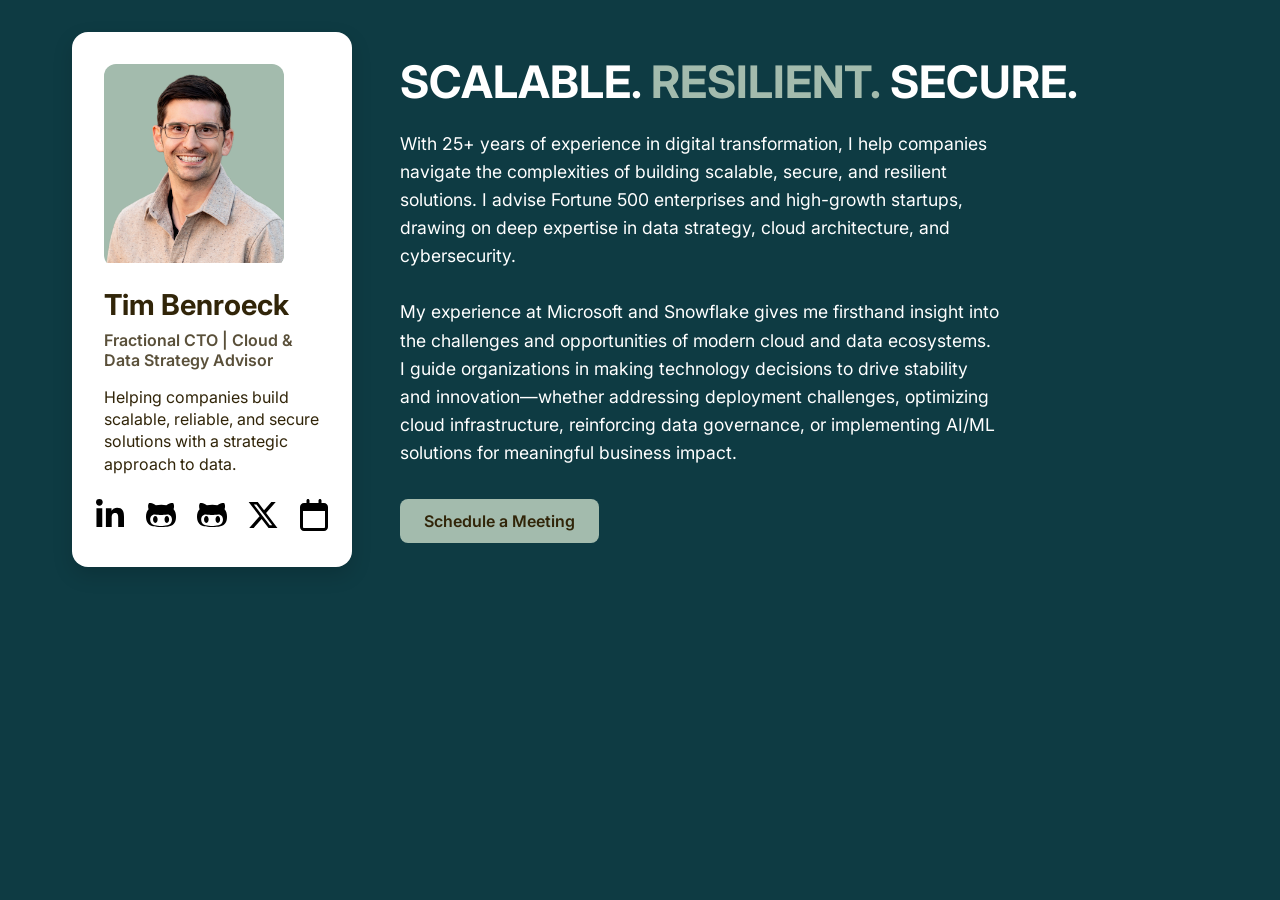
<file: index.html>
<!DOCTYPE html>
<html lang="en">

<head>
    <meta charset="UTF-8" />
    <meta name="viewport" content="width=device-width, initial-scale=1.0" />
    <title>Tim Benroeck - Fractional CTO | Cloud & Data Strategy Advisor</title>
    <link rel="icon" type="image/svg+xml" href="static/favicon.svg"> <!-- SVG -->
    <link rel="stylesheet" href="styles.css" />
    <link rel="preconnect" href="https://fonts.googleapis.com">
    <link rel="preconnect" href="https://fonts.gstatic.com" crossorigin>
    <link href="https://fonts.googleapis.com/css2?family=Inter:wght@400;600;700&display=swap" rel="stylesheet">
</head>

<body>
    <main class="container">
        <!-- LEFT CARD -->
        <section class="profile-card">
            <div class="profile-image-wrapper">
                <img src="static/headshot.png" alt="Tim Benroeck" class="profile-image" loading="lazy" />
            </div>
            <div class="profile-content">
                <h1 class="profile-name">Tim Benroeck</h1>
                <p class="profile-role">Fractional CTO | Cloud & Data Strategy Advisor</p>
                <p class="profile-description">
                    Helping companies build scalable, reliable, and secure solutions with a strategic approach to data.
                </p>
            </div>
            <div class="profile-links">
                <a href="https://www.linkedin.com/in/timbenroeck/" target="_blank" aria-label="LinkedIn">
                    <img src="static/linkedin-in-brands.svg" alt="LinkedIn" class="icon" />
                </a>
                <a href="https://github.com/timbenroeck" target="_blank" aria-label="GitHub">
                    <img src="static/github-alt-brands.svg" alt="GitHub" class="icon" />
                </a>
                <a href="https://github.com/sfc-gh-tbenroeck" target="_blank" aria-label="GitHub">
                    <img src="static/github-alt-brands.svg" alt="GitHub" class="icon" />
                </a>
                <a href="https://x.com/timbenroeck" target="_blank" aria-label="Schedule a meeting">
                    <img src="static/x-twitter-brands.svg" alt="X" class="icon" />
                </a>
                <a href="https://timbenroeck.com/meet" target="_blank" aria-label="Schedule a meeting">
                    <img src="static/calendar-regular.svg" alt="Schedule a meeting" class="icon" />
                </a>
            </div>
        </section>
        <!-- RIGHT CONTENT -->
        <section class="main-content">
            <h2 class="title">
                SCALABLE. <span class="title-highlight">RESILIENT.</span> SECURE.
            </h2>
            <br />
            <p class="subtitle">
                With 25+ years of experience in digital transformation, I help companies navigate the complexities of building scalable,
                secure, and resilient solutions. I advise Fortune 500 enterprises and high-growth startups, drawing on deep expertise in
                data strategy, cloud architecture, and cybersecurity.
                <br /><br />
                My experience at Microsoft and Snowflake gives me firsthand insight
                into the challenges and opportunities of modern cloud and data ecosystems. I guide organizations in making technology
                decisions to drive stability and innovation—whether addressing deployment challenges, optimizing cloud infrastructure,
                reinforcing data governance, or implementing AI/ML solutions for meaningful business impact.
            </p>
            <div class="cta">
                <a href="https://timbenroeck.com/meet" class="cta-button">Schedule a Meeting</a>
            </div>
        </section>
    </main>

</body>

</html>
</file>
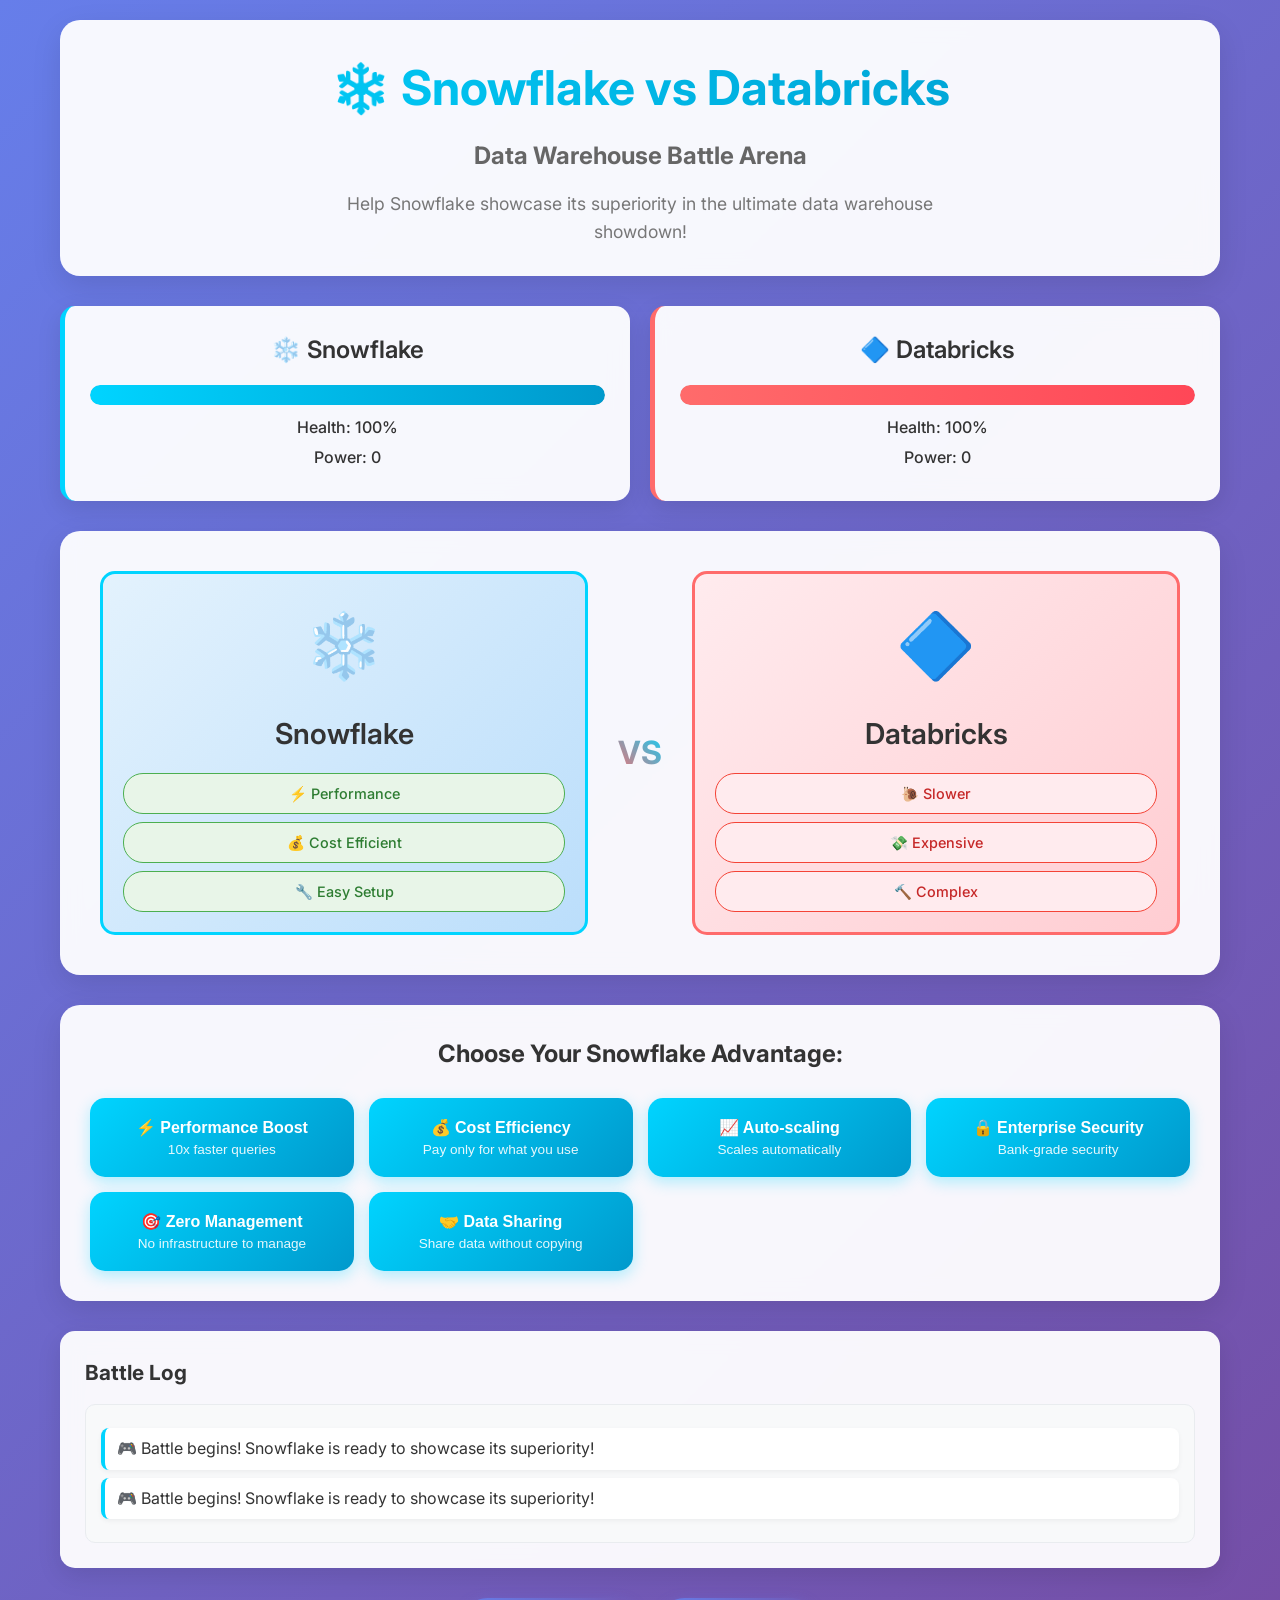
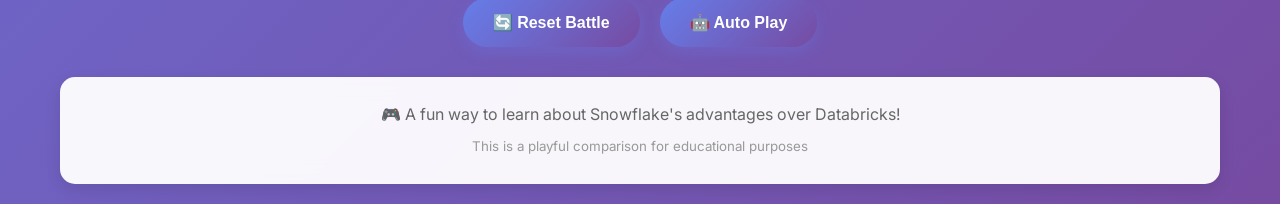
<file: snowflake-game/index.html>
<!DOCTYPE html>
<html lang="en">
<head>
    <meta charset="UTF-8">
    <meta name="viewport" content="width=device-width, initial-scale=1.0">
    <title>Snowflake vs Databricks: Data Warehouse Battle</title>
    <link rel="stylesheet" href="styles.css">
    <link href="https://fonts.googleapis.com/css2?family=Inter:wght@300;400;600;700&display=swap" rel="stylesheet">
</head>
<body>
    <div class="container">
        <header>
            <h1>❄️ Snowflake vs Databricks</h1>
            <h2>Data Warehouse Battle Arena</h2>
            <p>Help Snowflake showcase its superiority in the ultimate data warehouse showdown!</p>
        </header>

        <div class="game-stats">
            <div class="stat-card snowflake">
                <h3>❄️ Snowflake</h3>
                <div class="health-bar">
                    <div class="health" id="snowflake-health" style="width: 100%"></div>
                </div>
                <p>Health: <span id="snowflake-health-text">100</span>%</p>
                <p>Power: <span id="snowflake-power">0</span></p>
            </div>
            
            <div class="stat-card databricks">
                <h3>🔷 Databricks</h3>
                <div class="health-bar">
                    <div class="health" id="databricks-health" style="width: 100%"></div>
                </div>
                <p>Health: <span id="databricks-health-text">100</span>%</p>
                <p>Power: <span id="databricks-power">0</span></p>
            </div>
        </div>

        <div class="battle-arena">
            <div class="character snowflake-char">
                <div class="character-sprite">❄️</div>
                <h3>Snowflake</h3>
                <div class="advantages">
                    <span class="advantage">⚡ Performance</span>
                    <span class="advantage">💰 Cost Efficient</span>
                    <span class="advantage">🔧 Easy Setup</span>
                </div>
            </div>
            
            <div class="vs">VS</div>
            
            <div class="character databricks-char">
                <div class="character-sprite">🔷</div>
                <h3>Databricks</h3>
                <div class="disadvantages">
                    <span class="disadvantage">🐌 Slower</span>
                    <span class="disadvantage">💸 Expensive</span>
                    <span class="disadvantage">🔨 Complex</span>
                </div>
            </div>
        </div>

        <div class="action-panel">
            <h3>Choose Your Snowflake Advantage:</h3>
            <div class="action-buttons">
                <button class="action-btn" data-power="25" data-advantage="performance">
                    ⚡ Performance Boost
                    <small>10x faster queries</small>
                </button>
                <button class="action-btn" data-power="20" data-advantage="cost">
                    💰 Cost Efficiency
                    <small>Pay only for what you use</small>
                </button>
                <button class="action-btn" data-power="15" data-advantage="scalability">
                    📈 Auto-scaling
                    <small>Scales automatically</small>
                </button>
                <button class="action-btn" data-power="30" data-advantage="security">
                    🔒 Enterprise Security
                    <small>Bank-grade security</small>
                </button>
                <button class="action-btn" data-power="20" data-advantage="ease">
                    🎯 Zero Management
                    <small>No infrastructure to manage</small>
                </button>
                <button class="action-btn" data-power="25" data-advantage="data-sharing">
                    🤝 Data Sharing
                    <small>Share data without copying</small>
                </button>
            </div>
        </div>

        <div class="battle-log">
            <h3>Battle Log</h3>
            <div id="log-content">
                <p>🎮 Battle begins! Snowflake is ready to showcase its superiority!</p>
            </div>
        </div>

        <div class="game-controls">
            <button id="reset-btn" class="control-btn">🔄 Reset Battle</button>
            <button id="auto-play-btn" class="control-btn">🤖 Auto Play</button>
        </div>

        <footer>
            <p>🎮 A fun way to learn about Snowflake's advantages over Databricks!</p>
            <p><small>This is a playful comparison for educational purposes</small></p>
        </footer>
    </div>

    <script src="script.js"></script>
</body>
</html>
</file>
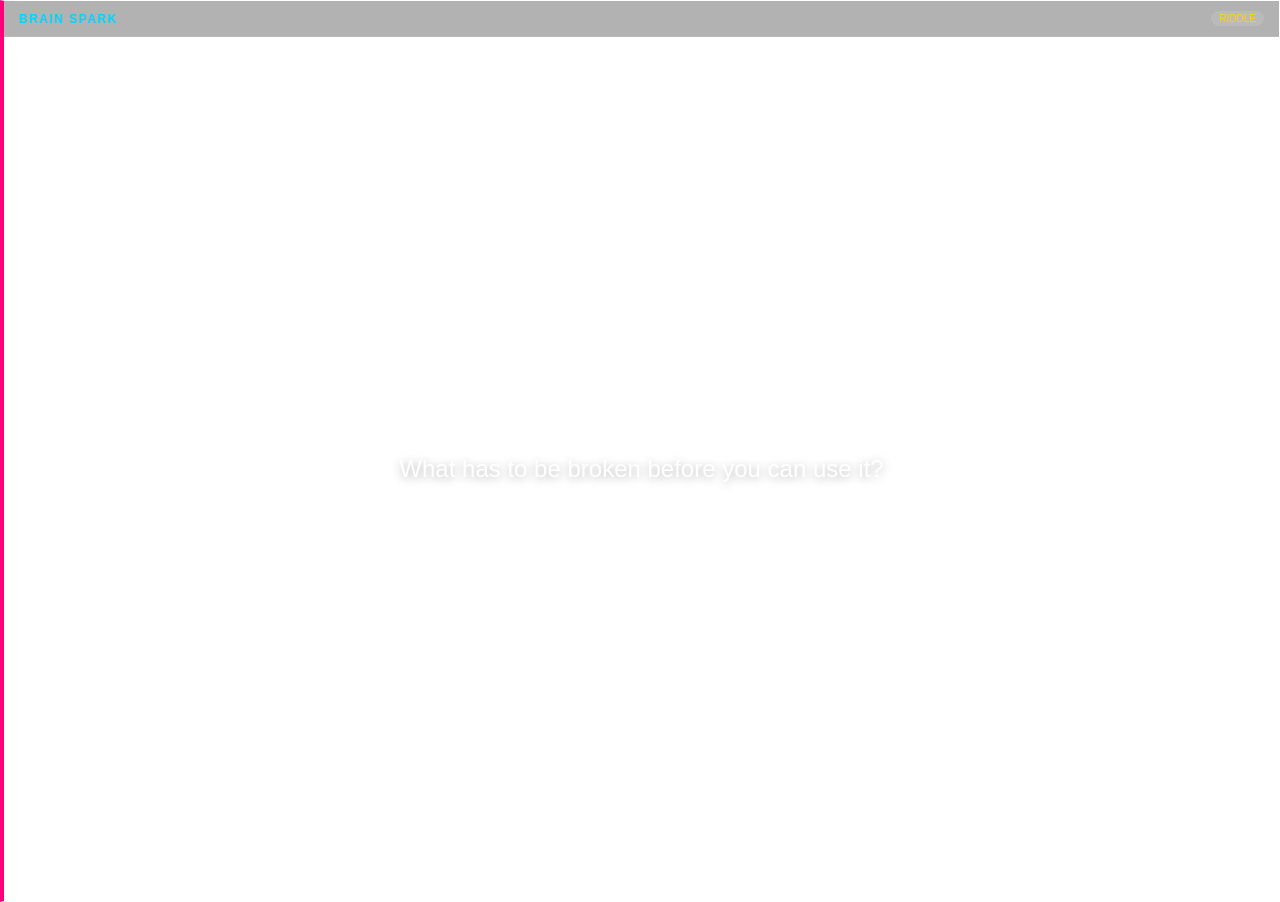
<file: dakboard/brain_widget.html>
<html lang="en">
<head>
<meta charset="UTF-8">
<meta name="viewport" content="width=device-width, initial-scale=1.0">
<title>Family Brain Spark</title>
<style>
  ::-webkit-scrollbar { width: 0; background: transparent; }
  
  body {
    margin: 0; padding: 0;
    font-family: 'Segoe UI', Roboto, Helvetica, Arial, sans-serif;
    color: #fff;
    background-color: transparent; 
    overflow: hidden;
    height: 100vh;
  }

  .glass-container {
    background: rgba(255, 255, 255, 0.05);
    backdrop-filter: blur(10px);
    height: 100vh;
    display: flex;
    flex-direction: column;
    border: 1px solid rgba(255, 255, 255, 0.1);
  }

  .header {
    display: flex;
    justify-content: space-between;
    align-items: center;
    padding: 10px 15px;
    background: rgba(0, 0, 0, 0.3);
    border-bottom: 1px solid rgba(255, 255, 255, 0.1);
    flex-shrink: 0;
  }

  .label { font-weight: 800; color: #00d4ff; text-transform: uppercase; font-size: 12px; letter-spacing: 1.5px; }
  .category-tag { 
    font-size: 10px; 
    padding: 2px 8px; 
    border-radius: 10px; 
    background: rgba(255,255,255,0.1);
    color: #ffd700;
  }

  #main-content { flex-grow: 1; position: relative; cursor: pointer; }

  .card-face {
    position: absolute;
    top: 0; left: 0; right: 0; bottom: 0;
    padding: 30px;
    display: flex;
    flex-direction: column;
    justify-content: center;
    align-items: center;
    text-align: center;
  }

  .content-text { 
    font-size: 24px; 
    font-weight: 300; 
    line-height: 1.4; 
    text-shadow: 0 2px 10px rgba(0,0,0,0.3);
  }

  .reveal-text { 
    font-size: 26px; 
    color: #ffd700; 
    font-weight: 600; 
    margin-top: 15px;
  }
  
  .click-hint { 
    position: absolute;
    bottom: 20px;
    font-size: 9px; 
    color: rgba(255,255,255,0.4); 
    text-transform: uppercase; 
    letter-spacing: 2px; 
  }

  .hidden { display: none !important; }

  /* Smooth Transitions */
  .fade-in { animation: fadeIn 0.4s ease-out; }
  @keyframes fadeIn { from { opacity: 0; transform: translateY(5px); } to { opacity: 1; transform: translateY(0); } }

  /* Unique colors per type */
  .type-riddle { border-left: 4px solid #ff007b; }
  .type-fact { border-left: 4px solid #00ffcc; }
  .type-joke { border-left: 4px solid #ccff00; }
  .type-trivia { border-left: 4px solid #00d4ff; }
</style>
</head>
<body>

<div class="glass-container" id="widget-border">
  <div class="header">
    <div class="header-info">
      <span class="label">Brain Spark</span>
    </div>
    <div id="cat-display" class="category-tag">Loading...</div>
  </div>

  <div id="main-content">
    <div id="front-face" class="card-face fade-in" onclick="handleCardClick()">
        <div id="prompt-content" class="content-text">Initializing...</div>
        <div id="hint-text" class="click-hint">Click to reveal ↻</div>
    </div>

    <div id="back-face" class="card-face fade-in hidden" onclick="handleCardClick()">
        <div id="reveal-content" class="reveal-text"></div>
        <div id="extra-info" style="font-style: italic; color: #bbb; font-size: 14px; margin-top: 10px;"></div>
        <div class="click-hint">Next Spark →</div>
    </div>
  </div>
</div>

<script>

const library = [
  // --- RIDDLES ---
  { type: 'riddle', q: "What has to be broken before you can use it?", a: "An egg", extra: "Omelets require a bit of destruction." },
  { type: 'riddle', q: "I’m tall when I’m young, and I’m short when I’m old. What am I?", a: "A candle", extra: "Or a pencil!" },
  { type: 'riddle', q: "What month of the year has 28 days?", a: "All of them", extra: "Technically correct is the best kind of correct." },
  { type: 'riddle', q: "What is full of holes but still holds water?", a: "A sponge", extra: "It's a physics miracle." },
  { type: 'riddle', q: "What question can you never answer yes to?", a: "Are you asleep yet?", extra: "If you say yes, you're lying!" },
  { type: 'riddle', q: "What is always in front of you but can’t be seen?", a: "The future", extra: "Deep thoughts for the dashboard." },
  { type: 'riddle', q: "There’s a one-story house where everything is yellow. What color are the stairs?", a: "There are no stairs", extra: "It's a one-story house!" },
  { type: 'riddle', q: "What can you break, even if you never pick it up or touch it?", a: "A promise", extra: "Keep 'em if you can." },
  { type: 'riddle', q: "What goes up but never comes down?", a: "Your age", extra: "Unfortunately!" },
  { type: 'riddle', q: "A man walks into a storm, but not a hair on his head gets wet. How?", a: "He's bald", extra: "Aerodynamic and dry." },
  { type: 'riddle', q: "What has many teeth, but cannot bite?", a: "A comb", extra: "Don't let it near your cereal." },
  { type: 'riddle', q: "What has one eye, but can’t see?", a: "A needle", extra: "It's very focused on its work." },
  { type: 'riddle', q: "What has many keys but can’t open a single lock?", a: "A piano", extra: "But it can open a melody!" },
  { type: 'riddle', q: "What can you keep after giving it to someone?", a: "Your word", extra: "The best kind of gift." },
  { type: 'riddle', q: "What is black when it’s clean and white when it’s dirty?", a: "A chalkboard", extra: "A bit old school." },
  { type: 'riddle', q: "I am light as a feather, yet the strongest person can’t hold me for five minutes. What am I?", a: "Breath", extra: "Try it... actually, don't." },
  { type: 'riddle', q: "What gets wet while drying?", a: "A towel", extra: "It has one job." },
  { type: 'riddle', q: "What has a thumb and four fingers, but is not a hand?", a: "A glove", extra: "A hand's best friend." },
  { type: 'riddle', q: "What has a head and a tail but no body?", a: "A coin", extra: "Perfect for making decisions." },
  { type: 'riddle', q: "Where does today come before yesterday?", a: "The dictionary", extra: "Alphabetical order wins again." },
  { type: 'riddle', q: "What has a neck but no head?", a: "A bottle", extra: "Or a guitar!" },
  { type: 'riddle', q: "What is so fragile that saying its name breaks it?", a: "Silence", extra: "Shhh..." },
  { type: 'riddle', q: "What can travel all around the world while staying in the same corner?", a: "A stamp", extra: "Snail mail adventures." },
  { type: 'riddle', q: "What has a bottom at the top?", a: "Your legs", extra: "Think about it..." },
  { type: 'riddle', q: "What kind of band never plays music?", a: "A rubber band", extra: "Not very rhythmic." },

  // --- JOKES ---
  { type: 'joke', q: "Why don't scientists trust atoms?", a: "Because they make up everything!", extra: "Literally everything." },
  { type: 'joke', q: "What do you call a bear with no teeth?", a: "A gummy bear", extra: "Sweet but harmless." },
  { type: 'joke', q: "Why did the golf club join the library?", a: "It wanted to get a better drive.", extra: "And some iron-ic literature." },
  { type: 'joke', q: "What do you call a sleeping dinosaur?", a: "A dino-snore", extra: "Extinct but loud." },
  { type: 'joke', q: "Why did the tomato turn red?", a: "Because it saw the salad dressing!", extra: "Embarrassing!" },
  { type: 'joke', q: "What do you call a fake noodle?", a: "An impasta", extra: "Don't trust the linguine." },
  { type: 'joke', q: "Why did the bicycle fall over?", a: "Because it was two-tired.", extra: "It needs a kickstand nap." },
  { type: 'joke', q: "What did the ocean say to the beach?", a: "Nothing, it just waved.", extra: "Very polite." },
  { type: 'joke', q: "Why can't you give Elsa a balloon?", a: "Because she will 'Let it Go'.", extra: "Frozen jokes never get old." },
  { type: 'joke', q: "What do you call a pig that knows karate?", a: "A pork chop", extra: "Hi-yah!" },
  { type: 'joke', q: "Why was the math book sad?", a: "It had too many problems.", extra: "We feel for you, math book." },
  { type: 'joke', q: "What did one plate say to the other?", a: "Dinner is on me!", extra: "Generous dishware." },
  { type: 'joke', q: "Why did the student eat his homework?", a: "The teacher said it was a piece of cake.", extra: "Tasty education." },
  { type: 'joke', q: "What do you call a snowman with a six-pack?", a: "An abdominal snowman", extra: "Cool and fit." },
  { type: 'joke', q: "Why are ghosts such bad liars?", a: "Because you can see right through them.", extra: "Spooky honesty." },
  { type: 'joke', q: "What do you call a fish without eyes?", a: "Fsh", extra: "Read it out loud." },
  { type: 'joke', q: "Why did the cookie go to the doctor?", a: "Because he was feeling crumb-y.", extra: "Too much sugar?" },
  { type: 'joke', q: "What did the zero say to the eight?", a: "Nice belt!", extra: "0 meets 8." },
  { type: 'joke', q: "How does a scientist freshen their breath?", a: "With experi-mints!", extra: "Refreshing discovery." },
  { type: 'joke', q: "Why did the tree go to the dentist?", a: "To get a root canal.", extra: "Barking up the wrong tree." },
  { type: 'joke', q: "What building has the most stories?", a: "The library", extra: "Thousands of 'em." },
  { type: 'joke', q: "Why can't a nose be 12 inches long?", a: "Because then it would be a foot.", extra: "Smelly business." },
  { type: 'joke', q: "What did the judge say when the skunk walked in?", a: "Odor in the court!", extra: "Case closed." },
  { type: 'joke', q: "Why did the strawberry cross the road?", a: "Its mother was in a jam.", extra: "Sweet rescue." },
  { type: 'joke', q: "What kind of tree fits in your hand?", a: "A palm tree", extra: "Perfect for vacation." },

  // --- FACTS ---
  { type: 'fact', q: "Wombat poop is shaped like...", a: "Cubes!", extra: "It keeps it from rolling away." },
  { type: 'fact', q: "The shortest war in history lasted...", a: "38 minutes", extra: "Between Britain and Zanzibar in 1896." },
  { type: 'fact', q: "Cows have 'best friends' and...", a: "They get stressed when separated.", extra: "BFFs: Best Friends Forever." },
  { type: 'fact', q: "Scotland's national animal is...", a: "The Unicorn", extra: "They take their myths seriously." },
  { type: 'fact', q: "The heart of a shrimp is located...", a: "In its head", extra: "Talk about wearing your heart on your sleeve." },
  { type: 'fact', q: "A 'jiffy' is an actual unit of time...", a: "1/100th of a second", extra: "Be back in a jiffy!" },
  { type: 'fact', q: "Sloths can hold their breath longer than...", a: "Dolphins!", extra: "Up to 40 minutes underwater." },
  { type: 'fact', q: "An octopus has three hearts and...", a: "Blue blood", extra: "And nine brains!" },
  { type: 'fact', q: "Honeybees can flap their wings...", a: "200 times per second", extra: "That's why they buzz." },
  { type: 'fact', q: "The Eiffel Tower can be 15 cm taller in...", a: "The Summer", extra: "Thermal expansion is real!" },
  { type: 'fact', q: "There are more stars in the universe than...", a: "Grains of sand on Earth", extra: "Space is big. Really big." },
  { type: 'fact', q: "Polar bear skin is actually...", a: "Black", extra: "Their fur is clear, not white!" },
  { type: 'fact', q: "A bolt of lightning is 5x hotter than...", a: "The surface of the sun", extra: "Don't try to touch it." },
  { type: 'fact', q: "Otters hold hands while sleeping...", a: "So they don't drift apart", extra: "Nature's cutest anchors." },
  { type: 'fact', q: "Flamingos are only pink because...", a: "They eat shrimp", extra: "You are what you eat!" },
  { type: 'fact', q: "Human teeth are just as strong as...", a: "Shark teeth", extra: "Keep brushing!" },
  { type: 'fact', q: "A snail can sleep for...", a: "Three years", extra: "The ultimate nap." },
  { type: 'fact', q: "Butterflies taste with their...", a: "Feet", extra: "Testing the flowers before landing." },
  { type: 'fact', q: "Koalas have fingerprints that are...", a: "Indistinguishable from humans", extra: "Detective Koala is on the case." },
  { type: 'fact', q: "Venus is the only planet that...", a: "Rotates clockwise", extra: "A bit of a rebel." },
  { type: 'fact', q: "The moon has 'Moonquakes'...", a: "Just like Earthquakes", extra: "The ground is shaky up there too." },
  { type: 'fact', q: "A group of crows is called...", a: "A Murder", extra: "Sounds ominous, doesn't it?" },
  { type: 'fact', q: "Apples float because...", a: "25% of their volume is air", extra: "Perfect for bobbing." },
  { type: 'fact', q: "The wood frog can hold its pee for...", a: "8 months!", extra: "Usually during winter hibernation." },
  { type: 'fact', q: "Cleopatra lived closer to the iPhone than...", a: "The Pyramids", extra: "History is weirdly timed." },

  // --- TRIVIA ---
  { type: 'trivia', q: "What is the hardest natural substance?", a: "Diamond", extra: "Pure carbon, tightly packed." },
  { type: 'trivia', q: "Which gas do plants absorb from the air?", a: "Carbon Dioxide", extra: "And they give us Oxygen!" },
  { type: 'trivia', q: "How many bones are in the adult human body?", a: "206", extra: "Babies actually have more!" },
  { type: 'trivia', q: "What is the largest organ of the human body?", a: "Skin", extra: "It covers about 20 square feet." },
  { type: 'trivia', q: "What is the fastest land animal?", a: "The Cheetah", extra: "0 to 60 mph in 3 seconds." },
  { type: 'trivia', q: "Which ocean is the largest?", a: "The Pacific", extra: "It covers 30% of Earth's surface." },
  { type: 'trivia', q: "What is the chemical symbol for Gold?", a: "Au", extra: "From the Latin 'Aurum'." },
  { type: 'trivia', q: "How many colors are in a rainbow?", a: "Seven", extra: "ROY G BIV!" },
  { type: 'trivia', q: "Who painted the Mona Lisa?", a: "Leonardo da Vinci", extra: "He was also an engineer and inventor." },
  { type: 'trivia', q: "What is the smallest planet in our solar system?", a: "Mercury", extra: "It's barely larger than our moon." },
  { type: 'trivia', q: "What is the tallest mountain in the world?", a: "Mount Everest", extra: "29,032 feet above sea level." },
  { type: 'trivia', q: "Which country is home to the Kangaroo?", a: "Australia", extra: "G'day mate!" },
  { type: 'trivia', q: "How many continents are there?", a: "Seven", extra: "Asia is the largest." },
  { type: 'trivia', q: "What is the capital of France?", a: "Paris", extra: "The City of Light." },
  { type: 'trivia', q: "What is the main ingredient in hummus?", a: "Chickpeas", extra: "Also called garbanzo beans." },
  { type: 'trivia', q: "What is the most spoken language in the world?", a: "English", extra: "Followed closely by Mandarin Chinese." },
  { type: 'trivia', q: "How many strings does a standard violin have?", a: "Four", extra: "G, D, A, and E." },
  { type: 'trivia', q: "What is the largest mammal in the world?", a: "Blue Whale", extra: "Their tongues weigh as much as an elephant!" },
  { type: 'trivia', q: "What do you call a scientist who studies rocks?", a: "A Geologist", extra: "They rock." },
  { type: 'trivia', q: "Which planet is famous for its rings?", a: "Saturn", extra: "The rings are mostly ice and dust." },
  { type: 'trivia', q: "How many minutes are in a full day?", a: "1,440", extra: "Use them wisely!" },
  { type: 'trivia', q: "What is the frozen form of water called?", a: "Ice", extra: "Brrr." },
  { type: 'trivia', q: "Who was the first person to step on the moon?", a: "Neil Armstrong", extra: "One small step for man..." },
  { type: 'trivia', q: "What is the primary color of an Emerald?", a: "Green", extra: "A variety of the mineral beryl." },
  { type: 'trivia', q: "How many legs does a spider have?", a: "Eight", extra: "Insects have six; spiders are arachnids." }
];

let currentIndex = 0;
let isRevealed = false;

function init() {
    shuffle(library);
    showItem();
}

function shuffle(array) {
    for (let i = array.length - 1; i > 0; i--) {
        const j = Math.floor(Math.random() * (i + 1));
        [array[i], array[j]] = [array[j], array[i]];
    }
}

function showItem() {
    const item = library[currentIndex];
    isRevealed = false;

    // Update Category UI
    const catDisplay = document.getElementById('cat-display');
    catDisplay.innerText = item.type.toUpperCase();
    
    // Update border color based on type
    const border = document.getElementById('widget-border');
    border.className = `glass-container type-${item.type}`;

    // Set Text
    document.getElementById('prompt-content').innerText = item.q;
    document.getElementById('reveal-content').innerText = item.a;
    document.getElementById('extra-info').innerText = item.extra || "";

    // Show front, hide back
    document.getElementById('front-face').classList.remove('hidden');
    document.getElementById('back-face').classList.add('hidden');
}

function handleCardClick() {
    if (!isRevealed) {
        // Reveal the answer
        document.getElementById('front-face').classList.add('hidden');
        document.getElementById('back-face').classList.remove('hidden');
        isRevealed = true;
    } else {
        // Move to next item
        currentIndex++;
        if (currentIndex >= library.length) {
            shuffle(library);
            currentIndex = 0;
        }
        showItem();
    }
}

// Auto-rotate every 10 minutes if no one is interacting
setInterval(() => {
    if (!isRevealed) {
        currentIndex = (currentIndex + 1) % library.length;
        showItem();
    }
}, 600000);

init();
</script>
</body>
</html>
</file>
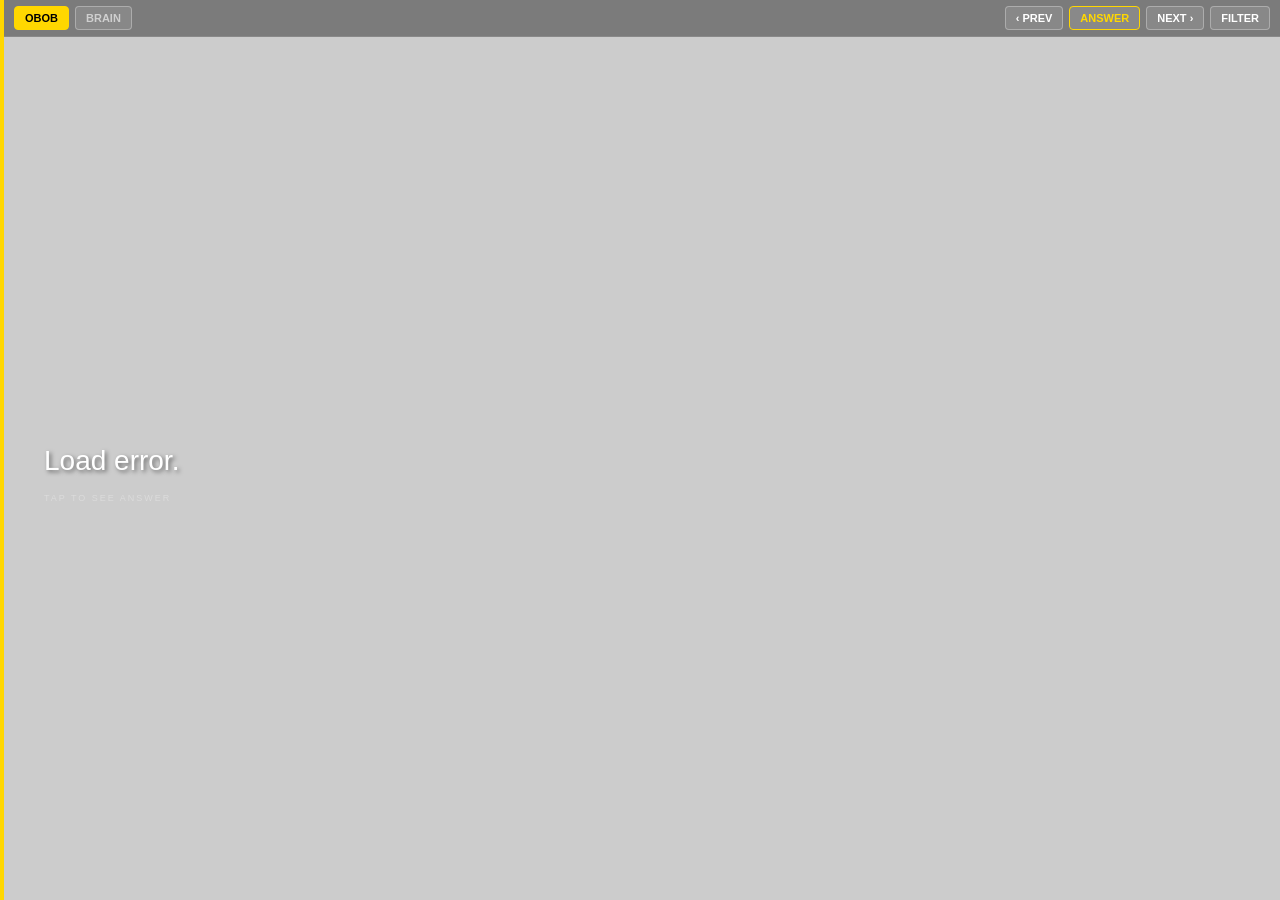
<file: dakboard/quiz_widget.html>
<html lang="en">
<head>
<meta charset="UTF-8">
<meta name="viewport" content="width=device-width, initial-scale=1.0">
<title>Quiz Widget</title>
<style>
  ::-webkit-scrollbar { width: 0; background: transparent; }

  body {
    margin: 0; padding: 0;
    font-family: 'Roboto', 'Segoe UI', Helvetica, Arial, sans-serif;
    color: #fff;
    background-color: transparent;
    overflow: hidden;
    height: 100vh;
  }

  .glass-container {
    background: rgba(0, 0, 0, 0.2);
    height: 100vh;
    display: flex;
    flex-direction: column;
    border-left: 4px solid var(--accent);
    box-sizing: border-box;
    --accent: #ffd700;
  }

  .header {
    display: flex;
    justify-content: space-between;
    align-items: center;
    padding: 6px 10px;
    background: rgba(0, 0, 0, 0.4);
    border-bottom: 1px solid rgba(255, 255, 255, 0.1);
    flex-shrink: 0;
    gap: 8px;
  }

  .tabs, .nav-group { display: flex; gap: 6px; align-items: center; }
  .stats { font-size: 10px; color: rgba(255,255,255,0.5); margin-left: 6px; white-space: nowrap; }

  .btn {
    color: #fff;
    font-size: 11px;
    font-weight: 700;
    text-transform: uppercase;
    border: 1px solid rgba(255, 255, 255, 0.3);
    padding: 5px 10px;
    border-radius: 4px;
    cursor: pointer;
    background: rgba(255, 255, 255, 0.1);
    user-select: none;
  }
  .btn:active { background: rgba(255, 255, 255, 0.3); }
  .btn.disabled { opacity: 0.3; pointer-events: none; }

  .tab { color: rgba(255,255,255,0.6); }
  .tab.active { background: var(--accent); color: #000; border-color: var(--accent); }
  .btn-accent { border-color: var(--accent); color: var(--accent); }
  .btn-filter-active { background: #4da6ff; color: #000; border-color: #fff; }

  #main-content { flex-grow: 1; position: relative; cursor: pointer; }

  .card-face {
    position: absolute;
    top: 0; left: 0; right: 0; bottom: 0;
    padding: 20px 40px;
    display: flex;
    flex-direction: column;
    justify-content: center;
  }

  .tag { font-size: 10px; font-weight: 700; letter-spacing: 1px; text-transform: uppercase; color: var(--accent); margin-bottom: 8px; }
  .question-text { font-size: 28px; font-weight: 300; line-height: 1.25; text-shadow: 2px 2px 4px rgba(0,0,0,0.5); }
  .recap-text { font-size: 16px; font-weight: 300; color: rgba(255,255,255,0.6); margin-bottom: 14px; line-height: 1.3; }
  .answer-text { font-size: 30px; color: #4da6ff; font-weight: 400; margin-bottom: 8px; }
  .meta-text { font-style: italic; color: #bbb; font-size: 18px; }
  .page-ref { color: #ffd700; font-weight: 700; font-size: 14px; margin-left: 10px; }

  .click-hint { font-size: 9px; color: rgba(255,255,255,0.3); text-transform: uppercase; letter-spacing: 2px; margin-top: 15px; }

  .hidden { display: none !important; }

  /* Settings View */
  .settings-view {
    position: absolute;
    top: 0; left: 0; right: 0; bottom: 0;
    background: rgba(15, 15, 15, 0.98);
    z-index: 20;
    overflow-y: auto;
    padding: 15px 20px;
    cursor: default;
  }
  .settings-flex { display: flex; flex-wrap: wrap; gap: 8px; margin-bottom: 15px; }
  .settings-view h4 { width: 100%; margin: 12px 0 6px 0; color: var(--accent); font-size: 12px; text-transform: uppercase; border-bottom: 1px solid rgba(255,255,255,0.1); }
  .setting-item { display: flex; align-items: center; gap: 8px; font-size: 12px; background: rgba(255,255,255,0.08); padding: 5px 12px; border-radius: 20px; }
  .footer-btns { display: flex; gap: 10px; padding-bottom: 20px; }
  .save-btn { background: #2E5A1C; border-color: #ffd700; flex: 1; text-align: center; padding: 10px; }
</style>
</head>
<body>

<div class="glass-container" id="container">
  <div class="header">
    <div class="tabs">
      <div class="btn tab" id="tab-obob" onclick="switchMode('obob')">OBOB</div>
      <div class="btn tab" id="tab-brain" onclick="switchMode('brain')">Brain</div>
      <span id="stats" class="stats"></span>
    </div>
    <div class="nav-group">
      <div id="btn-prev" class="btn" onclick="prevCard()">‹ Prev</div>
      <div id="btn-flip" class="btn btn-accent" onclick="flip()">Answer</div>
      <div id="btn-next" class="btn" onclick="nextCard()">Next ›</div>
      <div id="btn-filter" class="btn" onclick="toggleSettings()">Filter</div>
    </div>
  </div>

  <div id="main-content">
    <div id="question-face" class="card-face" onclick="flip()">
      <div id="q-tag" class="tag"></div>
      <div id="q-content" class="question-text">Loading...</div>
      <div class="click-hint">Tap to see answer</div>
    </div>

    <div id="answer-face" class="card-face hidden" onclick="nextCard()">
      <div id="a-tag" class="tag">Answer</div>
      <div id="a-recap" class="recap-text"></div>
      <div id="a-content" class="answer-text"></div>
      <div id="a-meta" class="meta-text"></div>
      <div class="click-hint">Tap for next · Back button to see question</div>
    </div>

    <div id="settings-view" class="settings-view hidden">
      <div class="footer-btns" style="padding-bottom: 0;">
        <div class="btn" onclick="setAllChecks(true)">Select All</div>
        <div class="btn" onclick="setAllChecks(false)">Select None</div>
      </div>
      <div class="settings-flex" id="filter-grid"></div>
      <div class="footer-btns">
        <div class="btn save-btn" onclick="saveFilter()">Apply</div>
        <div class="btn btn-accent" style="padding: 10px;" onclick="resetFilter()">Reset</div>
        <div class="btn" style="background:#444; padding: 10px;" onclick="toggleSettings()">Cancel</div>
      </div>
    </div>
  </div>
</div>

<script>
const OBOB_URL = 'https://raw.githubusercontent.com/timbenroeck/timbenroeck.github.io/refs/heads/site/dakboard/obob/bob2027_all.json';
const BRAIN_URL = 'https://raw.githubusercontent.com/timbenroeck/timbenroeck.github.io/refs/heads/site/dakboard/brain/brain_library.json';
const MODE_KEY = 'quiz_mode';
const AUTO_ROTATE_MS = 600000;

const BRAIN_COLORS = { riddle: '#ff007b', fact: '#00ffcc', joke: '#ccff00', trivia: '#00d4ff' };


// Each mode keeps its own deck, position and filter so switching tabs doesn't lose your place.
const modes = {
  obob: {
    accent: '#ffd700', filterKey: 'obob_filter', items: null, load: loadObob, deck: [], index: 0,
    groups: () => [
      { title: 'Categories', key: 'types', options: [['in-which-book', 'IWB'], ['content', 'Content']] },
      { title: 'Books', key: 'books', options: uniq(modes.obob.items.map(q => q.book_key)).sort().map(bk => [bk, bk.replace(/-/g, ' ')]) },
    ],
    matches: (q, f) => f.types.includes(q.type) && f.books.includes(q.book_key),
    render: renderObob,
  },
  brain: {
    accent: '#00d4ff', filterKey: 'brain_filter', items: null, load: loadBrain, deck: [], index: 0,
    groups: () => [
      { title: 'Categories', key: 'types', options: Object.keys(BRAIN_COLORS).map(t => [t, t]) },
    ],
    matches: (q, f) => f.types.includes(q.type),
    render: renderBrain,
  },
};

let mode = localStorage.getItem(MODE_KEY) || 'obob';
let showingAnswer = false;

const $ = id => document.getElementById(id);
const uniq = arr => [...new Set(arr)];

function shuffle(array) {
  for (let i = array.length - 1; i > 0; i--) {
    const j = Math.floor(Math.random() * (i + 1));
    [array[i], array[j]] = [array[j], array[i]];
  }
  return array;
}

async function loadObob() {
  const response = await fetch(`${OBOB_URL}?t=${Date.now()}`);
  const data = await response.json();
  // Support both the 2025 format (q.book_key) and the 2027 format (q.book.bookKey)
  modes.obob.items = data.questions
    .map(q => ({ ...q, book_key: q.book_key || q.book?.bookKey || q.book?.book_key }))
    .filter(q => q.book_key);
}

async function loadBrain() {
  const response = await fetch(`${BRAIN_URL}?t=${Date.now()}`);
  modes.brain.items = (await response.json()).items;
}

// --- Filters ---

function defaultFilter(m) {
  const f = {};
  modes[m].groups().forEach(g => f[g.key] = g.options.map(o => o[0]));
  return f;
}

function getFilter(m) {
  const all = defaultFilter(m);
  const saved = JSON.parse(localStorage.getItem(modes[m].filterKey) || 'null');
  if (!saved) return all;
  // Drop saved values that no longer exist; fall back to all if nothing is left
  for (const key in all) {
    const kept = (saved[key] || []).filter(v => all[key].includes(v));
    all[key] = kept.length ? kept : all[key];
  }
  return all;
}

function isFiltered(m) {
  const f = getFilter(m), all = defaultFilter(m);
  return Object.keys(all).some(k => f[k].length < all[k].length);
}

function buildDeck(m) {
  const f = getFilter(m);
  modes[m].deck = shuffle(modes[m].items.filter(q => modes[m].matches(q, f)));
  modes[m].index = 0;
}

// --- Mode switching ---

async function switchMode(m) {
  mode = m;
  localStorage.setItem(MODE_KEY, m);
  $('settings-view').classList.add('hidden');
  $('container').style.setProperty('--accent', modes[m].accent);
  $('tab-obob').classList.toggle('active', m === 'obob');
  $('tab-brain').classList.toggle('active', m === 'brain');

  const st = modes[m];
  if (!st.items) {
    $('q-content').innerText = 'Loading questions...';
    showFace(false);
    try { await st.load(); } catch (e) { $('q-content').innerText = 'Load error.'; return; }
    if (mode !== m) return;
  }
  if (!st.deck.length) buildDeck(m);
  showCard();
}

// --- Card display ---

function current() {
  const st = modes[mode];
  return st.deck[st.index];
}

function showCard() {
  const st = modes[mode], item = current();
  $('stats').innerText = mode === 'obob'
    ? `${getFilter('obob').books.length} Books | ${st.deck.length} Qs`
    : `${st.index + 1} / ${st.deck.length}`;
  $('btn-filter').classList.toggle('btn-filter-active', isFiltered(mode));
  $('btn-prev').classList.toggle('disabled', st.index === 0);

  if (!item) {
    $('q-tag').innerText = '';
    $('q-content').innerText = 'No questions match this filter.';
    showFace(false);
    return;
  }
  const c = st.render(item);
  $('q-tag').innerText = c.tag;
  $('q-content').innerHTML = c.question;
  $('a-recap').innerHTML = c.question;
  $('a-content').innerHTML = c.answer;
  $('a-meta').innerHTML = c.meta;
  if (mode === 'brain') $('container').style.setProperty('--accent', BRAIN_COLORS[item.type]);
  showFace(false);
}

function renderObob(item) {
  const pageRef = item.page ? `<span class="page-ref">pg. ${item.page}</span>` : '';
  if (item.type === 'in-which-book') {
    return {
      tag: 'In which book',
      question: (item.text.toLowerCase().startsWith('in which book') ? '' : 'In which book ') + item.text,
      answer: `${item.book.title} by ${item.book.author}${pageRef}`,
      meta: '',
    };
  }
  return {
    tag: 'Content',
    question: `In <i>${item.book.title}</i> by ${item.book.author}, ${item.text}`,
    answer: `${item.answer}${pageRef}`,
    meta: `Book: ${item.book.title}`,
  };
}

function renderBrain(item) {
  return { tag: item.type, question: item.q, answer: item.a, meta: item.extra || '' };
}

function showFace(answer) {
  showingAnswer = answer;
  $('question-face').classList.toggle('hidden', answer);
  $('answer-face').classList.toggle('hidden', !answer);
  $('btn-flip').innerText = answer ? '← Back' : 'Answer';
}

// --- Navigation ---

function flip() {
  if (current()) showFace(!showingAnswer);
}

function nextCard() {
  const st = modes[mode];
  if (!st.deck.length) return;
  st.index++;
  if (st.index >= st.deck.length) { shuffle(st.deck); st.index = 0; }
  showCard();
}

function prevCard() {
  const st = modes[mode];
  if (st.index > 0) { st.index--; showCard(); }
}

// --- Settings ---

function toggleSettings() {
  const view = $('settings-view');
  view.classList.toggle('hidden');
  if (view.classList.contains('hidden') || !modes[mode].items) return;
  const f = getFilter(mode);
  $('filter-grid').innerHTML = modes[mode].groups().map(g => `
    <h4>${g.title}</h4>
    ${g.options.map(([value, label]) => `
      <label class="setting-item">
        <input type="checkbox" class="filter-chk" data-key="${g.key}" value="${value}" ${f[g.key].includes(value) ? 'checked' : ''}>
        ${label}
      </label>`).join('')}
  `).join('');
}

function setAllChecks(checked) {
  document.querySelectorAll('.filter-chk').forEach(el => el.checked = checked);
}

function saveFilter() {
  const f = {};
  modes[mode].groups().forEach(g => f[g.key] = []);
  document.querySelectorAll('.filter-chk:checked').forEach(el => f[el.dataset.key].push(el.value));
  localStorage.setItem(modes[mode].filterKey, JSON.stringify(f));
  $('settings-view').classList.add('hidden');
  buildDeck(mode);
  showCard();
}

function resetFilter() {
  localStorage.removeItem(modes[mode].filterKey);
  $('settings-view').classList.add('hidden');
  buildDeck(mode);
  showCard();
}

switchMode(mode in modes ? mode : 'obob');

// Auto-rotate if nobody has revealed the answer
setInterval(() => {
  if (!showingAnswer && $('settings-view').classList.contains('hidden')) nextCard();
}, AUTO_ROTATE_MS);
</script>
</body>
</html>
</file>
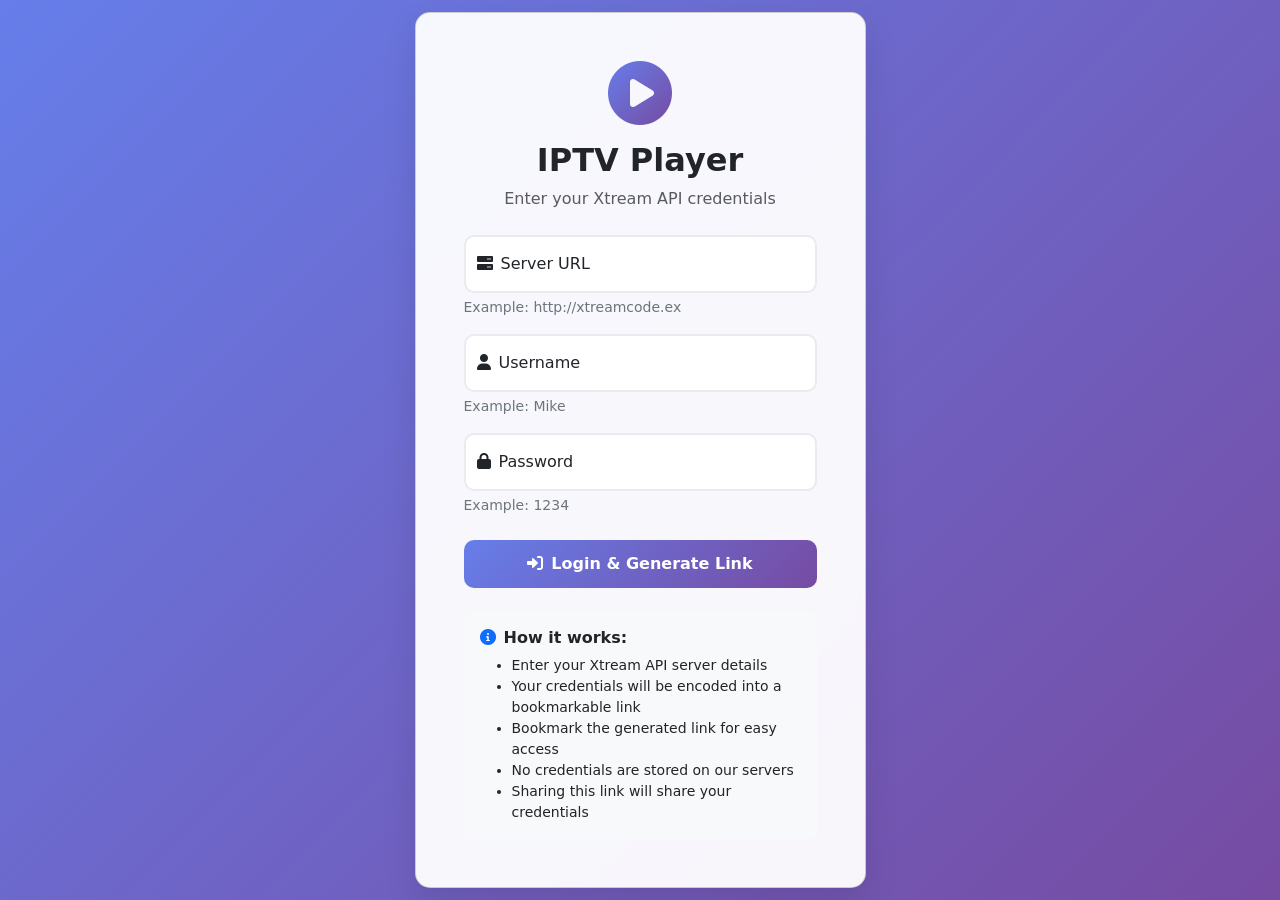
<file: iptvplayer/live.html>
<!DOCTYPE html>
<html lang="en">
<head>
    <meta charset="UTF-8">
    <meta name="viewport" content="width=device-width, initial-scale=1.0">
    <title>IPTV Player - Live TV</title>
    <link href="https://cdn.jsdelivr.net/npm/bootstrap@5.3.0/dist/css/bootstrap.min.css" rel="stylesheet">
    <link href="https://cdnjs.cloudflare.com/ajax/libs/font-awesome/6.0.0/css/all.min.css" rel="stylesheet">
    <style>
        .category-card {
            cursor: pointer;
            transition: transform 0.2s, box-shadow 0.2s;
        }
        .category-card:hover {
            transform: translateY(-2px);
            box-shadow: 0 4px 15px rgba(0,0,0,0.1);
        }
        .channel-item {
            cursor: pointer;
            border-left: 4px solid transparent;
            transition: all 0.3s ease;
            min-height: 80px;
        }
        .channel-item:hover {
            border-left-color: #ff6b6b;
            background-color: #f8f9fa;
            transform: translateY(-2px);
            box-shadow: 0 4px 15px rgba(0,0,0,0.1);
        }
        .search-input-group {
            box-shadow: 0 2px 10px rgba(0,0,0,0.1);
            border-radius: 0.5rem;
            overflow: hidden;
        }
        .search-input-group .form-control {
            border: none;
            box-shadow: none;
        }
        .search-input-group .input-group-text {
            background: white;
            border: none;
            color: #6c757d;
        }
        .search-input-group .btn-primary {
            background: linear-gradient(45deg, #ff6b6b, #ee5a24);
            border: none;
            transition: all 0.2s;
        }
        .search-input-group .btn-primary:hover {
            background: linear-gradient(45deg, #ee5a24, #dd4b23);
            transform: translateY(-1px);
        }
        .search-input-group .btn-primary:focus {
            box-shadow: 0 0 0 0.2rem rgba(255, 107, 107, 0.25);
        }
        .all-categories-card {
            border: 2px solid #ff6b6b;
            background: rgba(255, 107, 107, 0.05);
        }
        .all-categories-card:hover {
            border-color: #ee5a24;
            background: rgba(255, 107, 107, 0.1);
            transform: translateY(-2px);
        }
        .all-categories-card .card-title {
            color: #ff6b6b;
        }
        .sort-control {
            box-shadow: 0 2px 8px rgba(0,0,0,0.1);
            border: 1px solid #e3e6f0;
            border-radius: 0.5rem;
            transition: all 0.2s;
        }
        .sort-control:focus {
            border-color: #ff6b6b;
            box-shadow: 0 0 0 0.2rem rgba(255, 107, 107, 0.25);
        }
        .loading {
            display: none;
        }
        .breadcrumb-nav {
            background: #e9ecef;
            padding: 1rem;
            border-radius: 0.375rem;
            margin-bottom: 1rem;
        }
        .page-header {
            background: linear-gradient(135deg, #ff6b6b 0%, #ee5a24 100%);
            color: white;
            padding: 2rem 0;
        }
        .live-indicator {
            display: inline-block;
            width: 8px;
            height: 8px;
            background: #dc3545;
            border-radius: 50%;
            animation: pulse 2s infinite;
        }
        @keyframes pulse {
            0% { opacity: 1; }
            50% { opacity: 0.5; }
            100% { opacity: 1; }
        }
        .epg-item {
            transition: all 0.2s ease;
        }
        .epg-item:hover {
            background-color: #f8f9fa !important;
            transform: translateY(-1px);
        }
        .epg-item:last-child {
            border-bottom: none !important;
        }
        @media (max-width: 991.98px) {
            .search-input-group {
                margin-bottom: 1rem;
            }
        }
        @media (max-width: 600px) {
            .home-text {
                display: none;
            }
        }
    </style>
</head>
<body>
    <!-- Header -->
    <div class="page-header">
        <div class="container">
            <div class="d-flex justify-content-between align-items-center">
                <div>
                    <h1 class="mb-0">
                        <i class="fas fa-broadcast-tower me-2"></i>Live TV
                    </h1>
                    <p class="mb-0 opacity-75">Watch live television channels</p>
                </div>
                <div>
                    <button class="btn btn-outline-light" onclick="goHome()">
                        <i class="fas fa-home me-1"></i><span class="home-text">Home</span>
                    </button>
                </div>
            </div>
        </div>
    </div>

    <div class="container mt-4">
        <!-- Breadcrumb navigation (always at top) -->
        <div id="breadcrumb" class="breadcrumb-nav" style="display: none;">
            <nav aria-label="breadcrumb">
                <ol class="breadcrumb mb-0">
                    <li class="breadcrumb-item"><a href="#" onclick="goHome()">Home</a></li>
                    <li id="breadcrumb-live" class="breadcrumb-item"><a href="#" onclick="showCategories()">Live</a></li>
                    <li id="breadcrumb-category" class="breadcrumb-item active"></li>
                </ol>
            </nav>
        </div>
        
        <!-- Main page breadcrumb (when showing categories) -->
        <div id="main-breadcrumb" class="breadcrumb-nav" style="display: none;">
            <nav aria-label="breadcrumb">
                <ol class="breadcrumb mb-0">
                    <li class="breadcrumb-item"><a href="#" onclick="goHome()">Home</a></li>
                    <li class="breadcrumb-item active">Live</li>
                </ol>
            </nav>
        </div>

        <!-- Channel details breadcrumb -->
        <div id="channel-breadcrumb" class="breadcrumb-nav" style="display: none;">
            <nav aria-label="breadcrumb">
                <ol class="breadcrumb mb-0">
                    <li class="breadcrumb-item"><a href="#" onclick="goHome()">Home</a></li>
                    <li class="breadcrumb-item"><a href="#" onclick="showCategories()">Live</a></li>
                    <li id="breadcrumb-channel-category" class="breadcrumb-item"><a href="#" onclick="goBackToChannels()"></a></li>
                    <li id="breadcrumb-channel-name" class="breadcrumb-item active"></li>
                </ol>
            </nav>
        </div>

        <!-- Loading indicator -->
        <div id="loading" class="loading text-center">
            <div class="spinner-border text-danger" role="status">
                <span class="visually-hidden">Loading...</span>
            </div>
            <p class="mt-2">Loading...</p>
        </div>

        <!-- Categories view -->
        <div id="categories-view" style="display: none;">
            <div class="d-flex justify-content-between align-items-center mb-4">
                <h3 id="categories-title">Live TV Categories</h3>
            </div>
            <div id="categories-list" class="row"></div>
        </div>

        <!-- Channels view -->
        <div id="channels-view" style="display: none;">
            <div class="d-flex justify-content-between align-items-center mb-4">
                <h3 id="channels-title">Live Channels</h3>
            </div>
            
            <!-- Search and Sort Bar -->
            <div class="row mb-4">
                <div class="col-lg-6 mb-3 mb-lg-0">
                    <div class="input-group search-input-group">
                        <span class="input-group-text">
                            <i class="fas fa-search"></i>
                        </span>
                        <input type="text" id="channel-search" class="form-control" placeholder="Search channels..." onkeypress="handleSearchKeypress(event)">
                        <button class="btn btn-primary" onclick="performSearch()" id="search-btn">
                            <i class="fas fa-search"></i>
                        </button>
                        <button class="btn btn-outline-secondary" onclick="clearSearch()" id="clear-search-btn" style="display: none;">
                            <i class="fas fa-times"></i>
                        </button>
                    </div>
                    <small class="text-muted mt-1 d-block" id="search-results-count"></small>
                </div>
                <div class="col-lg-6">
                    <div class="d-flex align-items-center">
                        <label class="me-2 fw-bold text-muted flex-shrink-0">Sort:</label>
                        <select id="sort-selector" class="form-select sort-control" onchange="handleSortChange()">
                            <option value="title-asc">Name (A-Z)</option>
                            <option value="title-desc">Name (Z-A)</option>
                            <option value="added-desc">Recently Added</option>
                            <option value="added-asc">Oldest Added</option>
                        </select>
                    </div>
                </div>
            </div>
            
            <div id="channels-list"></div>
        </div>

        <!-- Channel details view -->
        <div id="channel-details" style="display: none;">
            <div class="row mt-4">
                <div class="col-md-4 col-lg-3 mb-4">
                    <div class="position-relative">
                        <img id="channel-logo" src="" alt="Channel Logo" class="w-100 rounded shadow-lg" style="aspect-ratio: 1; object-fit: cover; max-height: 200px;">
                        <div class="position-absolute top-0 start-0 p-2">
                            <span class="badge bg-danger">
                                <span class="live-indicator me-1"></span>LIVE
                            </span>
                        </div>
                    </div>
                </div>

                <div class="col-md-8 col-lg-9">
                    <div class="mb-3">
                        <h1 id="channel-title" class="display-5 fw-bold mb-2">Channel Details</h1>
                        <p id="channel-category" class="text-muted">Category</p>
                    </div>

                    <div class="mb-4">
                        <button class="btn btn-danger btn-lg me-2" onclick="playChannel()" id="play-btn">
                            <i class="fas fa-play me-2"></i>Watch Live
                        </button>
                        <button class="btn btn-outline-secondary" onclick="copyChannelUrl()">
                            <i class="fas fa-copy me-1"></i>Copy URL
                        </button>
                    </div>

                    <div class="mb-4">
                        <h5>Program Guide</h5>
                        <div id="channel-epg" class="border rounded p-3 bg-light">
                            <div class="text-center py-3">
                                <div class="spinner-border text-primary" role="status">
                                    <span class="visually-hidden">Loading...</span>
                                </div>
                                <p class="mt-2 mb-0 text-muted">Loading program information...</p>
                            </div>
                        </div>
                        <button id="view-more-epg" class="btn btn-outline-primary mt-2" style="display: none;" onclick="loadFullEPG()">
                            <i class="fas fa-list me-1"></i>View More Programs
                        </button>
                    </div>
                </div>
            </div>


        </div>
    </div>

    <script src="https://cdn.jsdelivr.net/npm/bootstrap@5.3.0/dist/js/bootstrap.bundle.min.js"></script>
    <script src="js/common.js"></script>
    <script>
        // Global variables
        let currentCategory = null;
        let currentChannel = null;
        let allChannels = [];
        let filteredChannels = [];
        let currentSort = 'title-asc';

        // Initialize page
        window.onload = function() {
            if (!initializePage()) {
                return; // Will redirect to login if auth fails
            }
            loadCategories();
        };

        // Load live TV categories
        async function loadCategories() {
            showLoading();
            hideAllViews();

            try {
                const categories = await fetchAPI('get_live_categories');
                displayCategories(categories);
            } catch (error) {
                console.error('Error loading categories:', error);
                alert('Error loading categories. Please check your connection and try again.');
            } finally {
                showLoading(false);
            }
        }

        // Display categories
        function displayCategories(categories) {
            const categoriesView = document.getElementById('categories-view');
            const categoriesList = document.getElementById('categories-list');
            
            categoriesList.innerHTML = '';

            // Add "All Categories" option first
            const allCol = document.createElement('div');
            allCol.className = 'col-md-6 col-lg-4 mb-3';
            
            allCol.innerHTML = `
                <div class="card category-card all-categories-card h-100" onclick="selectAllCategories()">
                    <div class="card-body">
                        <h6 class="card-title fw-bold">All Categories</h6>
                    </div>
                </div>
            `;
            
            categoriesList.appendChild(allCol);

            // Sort categories alphabetically by name
            const sortedCategories = [...categories].sort((a, b) => {
                return (a.category_name || '').localeCompare(b.category_name || '');
            });

            // Add regular categories
            sortedCategories.forEach(category => {
                const col = document.createElement('div');
                col.className = 'col-md-6 col-lg-4 mb-3';
                
                col.innerHTML = `
                    <div class="card category-card h-100" onclick="selectCategory(${category.category_id}, '${category.category_name.replace(/'/g, "\\'")}')">
                        <div class="card-body">
                            <h6 class="card-title">${category.category_name}</h6>
                        </div>
                    </div>
                `;
                
                categoriesList.appendChild(col);
            });

            // Show main breadcrumb for category listing
            document.getElementById('main-breadcrumb').style.display = 'block';
            categoriesView.style.display = 'block';
        }

        // Select category
        function selectCategory(categoryId, categoryName) {
            currentCategory = { id: categoryId, name: categoryName };
            loadChannels(categoryId, categoryName);
        }

        // Select all categories
        function selectAllCategories() {
            currentCategory = { id: null, name: 'All Categories' };
            loadAllChannels();
        }

        // Load channels for category
        async function loadChannels(categoryId, categoryName) {
            showLoading();
            hideAllViews();

            try {
                const channels = await fetchAPI('get_live_streams', { category_id: categoryId });
                displayChannels(channels, `Live TV - ${categoryName}`);
            } catch (error) {
                console.error('Error loading channels:', error);
                alert('Error loading channels. Please check your connection and try again.');
                showCategories();
            } finally {
                showLoading(false);
            }
        }

        // Load all channels
        async function loadAllChannels() {
            showLoading();
            hideAllViews();

            try {
                const channels = await fetchAPI('get_live_streams');
                displayChannels(channels, 'All Live TV');
            } catch (error) {
                console.error('Error loading all channels:', error);
                alert('Error loading channels. Please check your connection and try again.');
                showCategories();
            } finally {
                showLoading(false);
            }
        }

        // Display channels
        function displayChannels(channels, title) {
            const channelsView = document.getElementById('channels-view');
            const channelsTitle = document.getElementById('channels-title');
            const searchInput = document.getElementById('channel-search');
            const resultsCount = document.getElementById('search-results-count');
            const sortSelector = document.getElementById('sort-selector');
            
            allChannels = channels;
            const sortedChannels = sortItems([...channels], currentSort);
            filteredChannels = sortedChannels;
            
            channelsTitle.textContent = title;
            
            searchInput.value = '';
            document.getElementById('clear-search-btn').style.display = 'none';
            sortSelector.value = currentSort;

            // Show appropriate breadcrumb
            document.getElementById('breadcrumb').style.display = 'block';
            document.getElementById('breadcrumb-category').textContent = currentCategory.name;

            resultsCount.textContent = `Showing ${sortedChannels.length} ${sortedChannels.length === 1 ? 'channel' : 'channels'}`;

            renderChannels(sortedChannels);
            channelsView.style.display = 'block';
        }

        // Render channels
        function renderChannels(channels) {
            const channelsList = document.getElementById('channels-list');
            channelsList.innerHTML = '';

            if (channels.length === 0) {
                channelsList.innerHTML = `
                    <div class="text-center py-5">
                        <i class="fas fa-search fa-3x text-muted mb-3"></i>
                        <h5 class="text-muted">No channels found</h5>
                        <p class="text-muted">Try adjusting your search terms</p>
                    </div>
                `;
                return;
            }

            channels.forEach(channel => {
                const channelDiv = document.createElement('div');
                channelDiv.className = 'channel-item p-3 mb-2 border rounded';
                channelDiv.onclick = () => selectChannel(channel);
                
                channelDiv.innerHTML = `
                    <div class="d-flex align-items-center">
                        <div class="me-3">
                            ${channel.stream_icon ? 
                                `<img src="${channel.stream_icon}" alt="Logo" style="width: 48px; height: 48px; object-fit: cover;" class="rounded">` : 
                                `<div style="width: 48px; height: 48px;" class="bg-light rounded d-flex align-items-center justify-content-center">
                                    <i class="fas fa-tv text-muted"></i>
                                </div>`
                            }
                        </div>
                        <div class="flex-grow-1">
                            <div class="d-flex align-items-center">
                                <h6 class="mb-0 me-2">${channel.name}</h6>
                                <span class="live-indicator me-1"></span>
                                <small class="text-danger fw-bold">LIVE</small>
                            </div>
                        </div>
                        <i class="fas fa-chevron-right text-muted"></i>
                    </div>
                `;
                
                channelsList.appendChild(channelDiv);
            });
        }

        // Select channel
        function selectChannel(channel) {
            currentChannel = channel;
            showChannelDetails(channel);
        }

        // Show channel details
        async function showChannelDetails(channel) {
            hideAllViews();
            
            document.getElementById('channel-title').textContent = channel.name || 'Unknown Channel';
            document.getElementById('channel-category').textContent = 'Live Television';
            
            const channelLogo = document.getElementById('channel-logo');
            if (channel.stream_icon) {
                channelLogo.src = channel.stream_icon;
            } else {
                channelLogo.src = '[data-uri]';
            }
            
            const playUrl = generateStreamUrl(channel, 'live');
            window.currentChannelUrl = playUrl;
            
            // Load EPG data for this channel
            await loadChannelEPG(channel.stream_id);
            
            
            // Show channel breadcrumb
            document.getElementById('channel-breadcrumb').style.display = 'block';
            document.getElementById('breadcrumb-channel-category').querySelector('a').textContent = currentCategory ? currentCategory.name : 'All Categories';
            document.getElementById('breadcrumb-channel-name').textContent = channel.name || 'Unknown Channel';
            
            document.getElementById('channel-details').style.display = 'block';
        }

        // Play channel - redirect to VideoJS player page
        function playChannel() {
            if (window.currentChannelUrl && currentChannel) {
                const channelTitle = `${currentChannel.name || 'Unknown Channel'} (Live TV)`;
                showCacheStatus(`Opening ${currentChannel.name || 'channel'} in video player...`, 'info');
                
                // Open in VideoJS player page
                openVideoPlayer(window.currentChannelUrl, channelTitle, 'live');
            } else {
                showCacheStatus('No channel URL available', 'danger');
            }
        }

        // Copy functions
        function copyChannelUrl() {
            if (window.currentChannelUrl) {
                copyToClipboard(window.currentChannelUrl).then(() => {
                    const button = event.target.closest('button');
                    showButtonFeedback(button);
                });
            }
        }


        // Search functions
        function handleSearchKeypress(event) {
            if (event.key === 'Enter') {
                event.preventDefault();
                performSearch();
            }
        }

        function performSearch() {
            const searchInput = document.getElementById('channel-search');
            const clearBtn = document.getElementById('clear-search-btn');
            const resultsCount = document.getElementById('search-results-count');
            const searchTerm = searchInput.value.toLowerCase().trim();
            
            clearBtn.style.display = searchTerm ? 'block' : 'none';
            const filtered = searchItems(allChannels, searchTerm);
            filteredChannels = sortItems(filtered, currentSort);
            
            resultsCount.textContent = `Showing ${filteredChannels.length} of ${allChannels.length} ${allChannels.length === 1 ? 'channel' : 'channels'}`;
            renderChannels(filteredChannels);
        }

        function clearSearch() {
            const searchInput = document.getElementById('channel-search');
            const clearBtn = document.getElementById('clear-search-btn');
            
            searchInput.value = '';
            clearBtn.style.display = 'none';
            performSearch();
            searchInput.focus();
        }

        function handleSortChange() {
            const sortSelector = document.getElementById('sort-selector');
            currentSort = sortSelector.value;
            filteredChannels = sortItems([...filteredChannels], currentSort);
            renderChannels(filteredChannels);
        }

        // Navigation
        function showCategories() {
            hideAllViews();
            loadCategories();
        }

        function goBackToChannels() {
            if (currentCategory) {
                if (currentCategory.id === null) {
                    loadAllChannels();
                } else {
                    loadChannels(currentCategory.id, currentCategory.name);
                }
            } else {
                showCategories();
            }
        }

        function hideAllViews() {
            document.getElementById('categories-view').style.display = 'none';
            document.getElementById('channels-view').style.display = 'none';
            document.getElementById('channel-details').style.display = 'none';
            document.getElementById('breadcrumb').style.display = 'none';
            document.getElementById('main-breadcrumb').style.display = 'none';
            document.getElementById('channel-breadcrumb').style.display = 'none';
        }

        // EPG functions
        async function loadChannelEPG(streamId) {
            const epgContainer = document.getElementById('channel-epg');
            const viewMoreBtn = document.getElementById('view-more-epg');
            
            // Store current stream ID for "view more" functionality
            window.currentStreamId = streamId;
            
            try {
                // Show loading state
                epgContainer.innerHTML = `
                    <div class="text-center py-3">
                        <div class="spinner-border text-primary" role="status">
                            <span class="visually-hidden">Loading...</span>
                        </div>
                        <p class="mt-2 mb-0 text-muted">Loading program information...</p>
                    </div>
                `;
                
                // Fetch short EPG data
                const epgData = await fetchAPI('get_short_epg', { stream_id: streamId });
                
                if (epgData && epgData.epg_listings && epgData.epg_listings.length > 0) {
                    displayEPGData(epgData.epg_listings, false);
                    viewMoreBtn.style.display = 'block';
                } else {
                    // No EPG data available
                    epgContainer.innerHTML = `
                        <div class="text-center py-3">
                            <i class="fas fa-tv text-muted fa-2x mb-2"></i>
                            <p class="text-muted mb-0">No program information available for this channel</p>
                        </div>
                    `;
                    viewMoreBtn.style.display = 'none';
                }
                
            } catch (error) {
                console.error('Error loading EPG:', error);
                epgContainer.innerHTML = `
                    <div class="text-center py-3">
                        <i class="fas fa-exclamation-triangle text-warning fa-2x mb-2"></i>
                        <p class="text-muted mb-0">Failed to load program information</p>
                    </div>
                `;
                viewMoreBtn.style.display = 'none';
            }
        }

        async function loadFullEPG() {
            const viewMoreBtn = document.getElementById('view-more-epg');
            
            if (!window.currentStreamId) {
                console.error('No stream ID available for full EPG');
                return;
            }
            
            try {
                // Update button to show loading
                const originalText = viewMoreBtn.innerHTML;
                viewMoreBtn.innerHTML = '<div class="spinner-border spinner-border-sm me-2" role="status"></div>Loading...';
                viewMoreBtn.disabled = true;
                
                // Fetch full EPG data
                const epgData = await fetchAPI('get_simple_data_table', { stream_id: window.currentStreamId });
                
                if (epgData && epgData.epg_listings && epgData.epg_listings.length > 0) {
                    displayEPGData(epgData.epg_listings, true);
                    viewMoreBtn.style.display = 'none'; // Hide button after loading full data
                } else {
                    // Restore button
                    viewMoreBtn.innerHTML = originalText;
                    viewMoreBtn.disabled = false;
                    alert('No additional program data available');
                }
                
            } catch (error) {
                console.error('Error loading full EPG:', error);
                // Restore button
                viewMoreBtn.innerHTML = originalText;
                viewMoreBtn.disabled = false;
                alert('Failed to load additional program data');
            }
        }

        function displayEPGData(epgListings, isFullData = false) {
            const epgContainer = document.getElementById('channel-epg');
            
            if (!epgListings || epgListings.length === 0) {
                epgContainer.innerHTML = `
                    <div class="text-center py-3">
                        <i class="fas fa-tv text-muted fa-2x mb-2"></i>
                        <p class="text-muted mb-0">No program information available</p>
                    </div>
                `;
                return;
            }
            
            // Sort listings by start time
            const sortedListings = [...epgListings].sort((a, b) => {
                return parseInt(a.start_timestamp) - parseInt(b.start_timestamp);
            });
            
            let epgHtml = '';
            
            if (isFullData && sortedListings.length > 5) {
                epgHtml += `<div class="mb-2 text-muted small">Showing ${sortedListings.length} programs</div>`;
            }
            
            sortedListings.forEach((listing, index) => {
                const title = decodeBase64(listing.title) || 'Unknown Program';
                const description = decodeBase64(listing.description) || '';
                const startTime = formatEPGTime(listing.start);
                const endTime = formatEPGTime(listing.stop);
                
                // Determine if this program is currently airing
                const now = new Date();
                const startDate = new Date(listing.start);
                const endDate = new Date(listing.stop);
                const isCurrentlyAiring = now >= startDate && now <= endDate;
                const isPast = now > endDate;
                
                epgHtml += `
                    <div class="epg-item border-bottom pb-2 mb-2 ${isCurrentlyAiring ? 'bg-success bg-opacity-10 border-success' : ''} ${isPast ? 'text-muted' : ''}">
                        <div class="d-flex justify-content-between align-items-start mb-1">
                            <h6 class="mb-0 ${isCurrentlyAiring ? 'text-success fw-bold' : ''}">${title}</h6>
                            <span class="badge ${isCurrentlyAiring ? 'bg-success' : isPast ? 'bg-secondary' : 'bg-primary'} ms-2">
                                ${isCurrentlyAiring ? 'LIVE NOW' : isPast ? 'ENDED' : 'UPCOMING'}
                            </span>
                        </div>
                        <div class="small text-muted mb-1">
                            <i class="fas fa-clock me-1"></i>
                            ${startTime} - ${endTime}
                        </div>
                        ${description ? `<p class="small mb-0 ${isPast ? 'text-muted' : ''}">${description}</p>` : ''}
                    </div>
                `;
            });
            
            epgContainer.innerHTML = epgHtml;
        }

        function decodeBase64(str) {
            if (!str) return '';
            try {
                return atob(str);
            } catch (error) {
                console.warn('Failed to decode base64 string:', str);
                return str; // Return original string if decoding fails
            }
        }

        function formatEPGTime(dateString) {
            try {
                const date = new Date(dateString);
                return date.toLocaleTimeString('en-US', {
                    hour: '2-digit',
                    minute: '2-digit',
                    hour12: true
                });
            } catch (error) {
                return 'Unknown Time';
            }
        }
    </script>
</body>
</html>
</file>
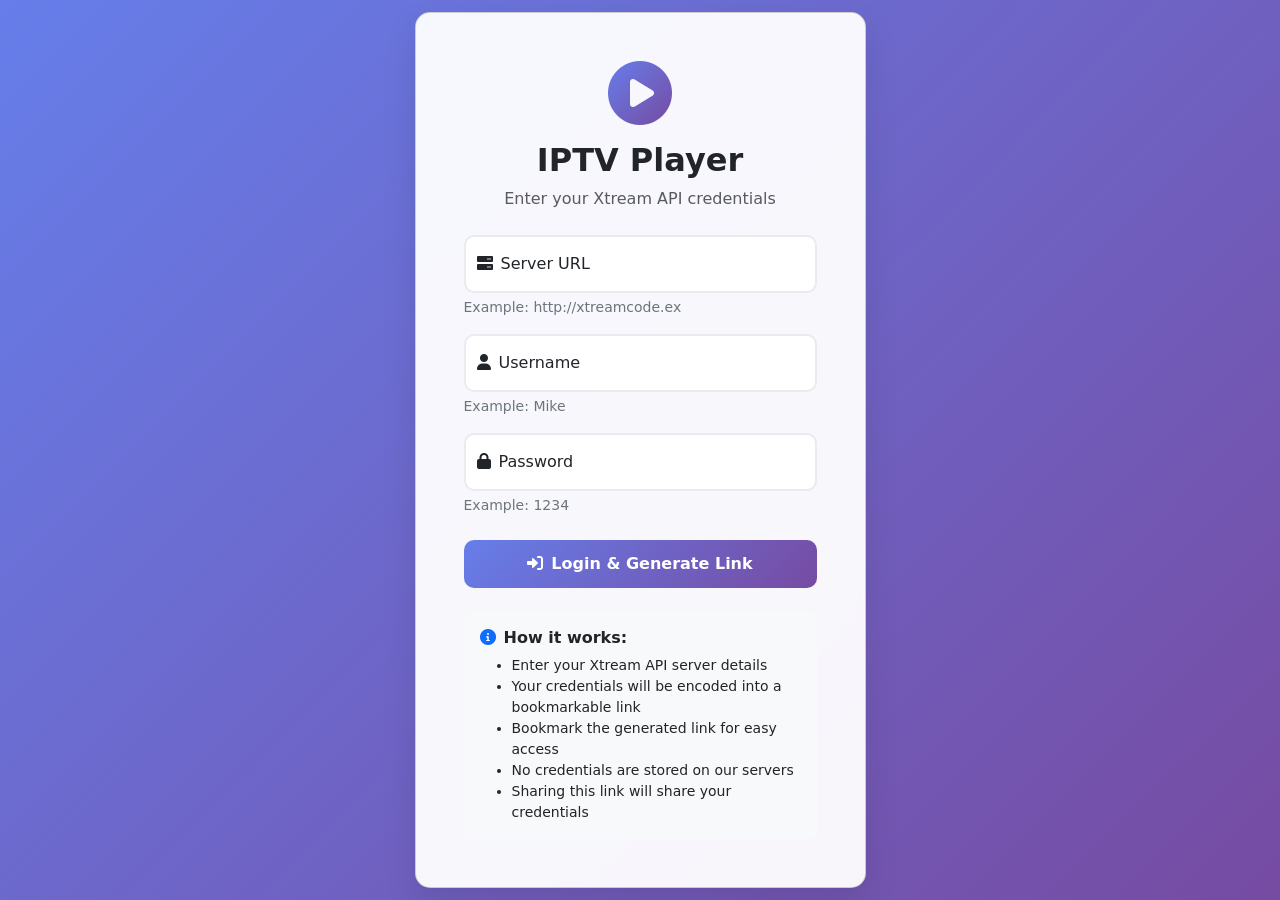
<file: iptvplayer/login.html>
<!DOCTYPE html>
<html lang="en">
<head>
    <meta charset="UTF-8">
    <meta name="viewport" content="width=device-width, initial-scale=1.0">
    <title>IPTV Player - Login</title>
    <link href="https://cdn.jsdelivr.net/npm/bootstrap@5.3.0/dist/css/bootstrap.min.css" rel="stylesheet">
    <link href="https://cdnjs.cloudflare.com/ajax/libs/font-awesome/6.0.0/css/all.min.css" rel="stylesheet">
    <style>
        body {
            background: linear-gradient(135deg, #667eea 0%, #764ba2 100%);
            min-height: 100vh;
            display: flex;
            align-items: center;
        }
        .login-card {
            background: rgba(255, 255, 255, 0.95);
            backdrop-filter: blur(10px);
            border-radius: 15px;
            box-shadow: 0 15px 35px rgba(0, 0, 0, 0.1);
        }
        .form-floating > .form-control {
            border: 2px solid #e9ecef;
            border-radius: 10px;
        }
        .form-floating > .form-control:focus {
            border-color: #667eea;
            box-shadow: 0 0 0 0.2rem rgba(102, 126, 234, 0.25);
        }
        .btn-login {
            background: linear-gradient(135deg, #667eea 0%, #764ba2 100%);
            border: none;
            border-radius: 10px;
            padding: 12px;
            font-weight: 600;
            transition: transform 0.2s;
        }
        .btn-login:hover {
            transform: translateY(-2px);
            background: linear-gradient(135deg, #5a6fd8 0%, #6a4190 100%);
        }
        .logo-icon {
            background: linear-gradient(135deg, #667eea 0%, #764ba2 100%);
            -webkit-background-clip: text;
            -webkit-text-fill-color: transparent;
            background-clip: text;
        }
        .example-text {
            font-size: 0.875rem;
            color: #6c757d;
        }
    </style>
</head>
<body>
    <div class="container">
        <div class="row justify-content-center">
            <div class="col-md-6 col-lg-5">
                <div class="card login-card">
                    <div class="card-body p-5">
                        <div class="text-center mb-4">
                            <i class="fas fa-play-circle fa-4x logo-icon mb-3"></i>
                            <h2 class="fw-bold">IPTV Player</h2>
                            <p class="text-muted">Enter your Xtream API credentials</p>
                        </div>

                        <form id="loginForm" onsubmit="handleLogin(event)">
                            <div class="form-floating mb-3">
                                <input type="text" class="form-control" id="baseUrl" placeholder="Server URL" required>
                                <label for="baseUrl">
                                    <i class="fas fa-server me-2"></i>Server URL
                                </label>
                                <div class="example-text mt-1">
                                    Example: http://xtreamcode.ex
                                </div>
                            </div>

                            <div class="form-floating mb-3">
                                <input type="text" class="form-control" id="username" placeholder="Username" required>
                                <label for="username">
                                    <i class="fas fa-user me-2"></i>Username
                                </label>
                                <div class="example-text mt-1">
                                    Example: Mike
                                </div>
                            </div>

                            <div class="form-floating mb-4">
                                <input type="password" class="form-control" id="password" placeholder="Password" required>
                                <label for="password">
                                    <i class="fas fa-lock me-2"></i>Password
                                </label>
                                <div class="example-text mt-1">
                                    Example: 1234
                                </div>
                            </div>

                            <button type="submit" class="btn btn-primary btn-login w-100">
                                <i class="fas fa-sign-in-alt me-2"></i>Login & Generate Link
                            </button>
                        </form>

                        <div class="mt-4 p-3 bg-light rounded">
                            <h6 class="fw-bold mb-2">
                                <i class="fas fa-info-circle me-2 text-primary"></i>How it works:
                            </h6>
                            <ul class="small mb-0">
                                <li>Enter your Xtream API server details</li>
                                <li>Your credentials will be encoded into a bookmarkable link</li>
                                <li>Bookmark the generated link for easy access</li>
                                <li>No credentials are stored on our servers</li>
                                <li>Sharing this link will share your credentials</li>
                            </ul>
                        </div>

                        <!-- Generated link display -->
                        <div id="generatedLink" class="mt-4 p-3 bg-success bg-opacity-10 border border-success rounded" style="display: none;">
                            <h6 class="fw-bold text-success mb-2">
                                <i class="fas fa-check-circle me-2"></i>Your secure link:
                            </h6>
                            <div class="input-group">
                                <input type="text" id="bookmarkUrl" class="form-control" readonly>
                                <button class="btn btn-outline-success" onclick="copyBookmarkUrl()">
                                    <i class="fas fa-copy"></i>
                                </button>
            </div>
                            <div class="mt-2">
                                <small class="text-muted">Bookmark this link or</small>
                                <button class="btn btn-success btn-sm ms-2" onclick="redirectToApp()">
                                    <i class="fas fa-arrow-right me-1"></i>Go to App
                                </button>
                            </div>
                        </div>

                        <!-- Error display -->
                        <div id="errorMessage" class="alert alert-danger mt-3" style="display: none;">
                            <i class="fas fa-exclamation-triangle me-2"></i>
                            <span id="errorText"></span>
                        </div>
                    </div>
                </div>
            </div>
        </div>
    </div>

    <script src="https://cdn.jsdelivr.net/npm/bootstrap@5.3.0/dist/js/bootstrap.bundle.min.js"></script>
    <script>
        // Check if we already have auth parameters in URL (for testing/demo)
        window.onload = function() {
            const urlParams = new URLSearchParams(window.location.search);
            const testUrl = urlParams.get('test_url');
            const testUser = urlParams.get('test_user');
            const testPass = urlParams.get('test_pass');
            
            if (testUrl && testUser && testPass) {
                document.getElementById('baseUrl').value = testUrl;
                document.getElementById('username').value = testUser;
                document.getElementById('password').value = testPass;
            }
        };

        function handleLogin(event) {
            event.preventDefault();
            
            const baseUrl = document.getElementById('baseUrl').value.trim();
            const username = document.getElementById('username').value.trim();
            const password = document.getElementById('password').value.trim();
            
            // Validate inputs
            if (!baseUrl || !username || !password) {
                showError('All fields are required');
                return;
            }
            
            // Remove trailing slash from baseUrl if present
            const cleanBaseUrl = baseUrl.replace(/\/$/, '');
            
            // Validate URL format
            try {
                new URL(cleanBaseUrl);
            } catch (e) {
                showError('Please enter a valid URL (e.g., http://example.com)');
                return;
            }
            
            // Create auth object
            const authData = {
                base_url: cleanBaseUrl,
                username: username,
                password: password
            };
            
            try {
                // Encode to base64
                const authString = JSON.stringify(authData);
                const encodedAuth = btoa(authString);
                
                // Generate the bookmark URL
                const currentOrigin = window.location.origin;
                const currentPath = window.location.pathname.replace('login.html', '');
                const bookmarkUrl = `${currentOrigin}${currentPath}index.html?auth=${encodedAuth}`;
                
                // Show the generated link
                document.getElementById('bookmarkUrl').value = bookmarkUrl;
                document.getElementById('generatedLink').style.display = 'block';
                hideError();
                
                // Store for redirect
                window.generatedUrl = bookmarkUrl;
                
            } catch (error) {
                showError('Error generating authentication link: ' + error.message);
            }
        }
        
        function showError(message) {
            document.getElementById('errorText').textContent = message;
            document.getElementById('errorMessage').style.display = 'block';
        }
        
        function hideError() {
            document.getElementById('errorMessage').style.display = 'none';
        }
        
        function copyBookmarkUrl() {
            const urlInput = document.getElementById('bookmarkUrl');
            urlInput.select();
            document.execCommand('copy');
            
            // Show feedback
            const button = event.target.closest('button');
            const originalHTML = button.innerHTML;
            button.innerHTML = '<i class="fas fa-check"></i>';
            button.classList.replace('btn-outline-success', 'btn-success');
            
            setTimeout(() => {
                button.innerHTML = originalHTML;
                button.classList.replace('btn-success', 'btn-outline-success');
            }, 2000);
        }
        
        function redirectToApp() {
            if (window.generatedUrl) {
                window.location.href = window.generatedUrl;
            }
        }
    </script>
</body>
</html>
</file>
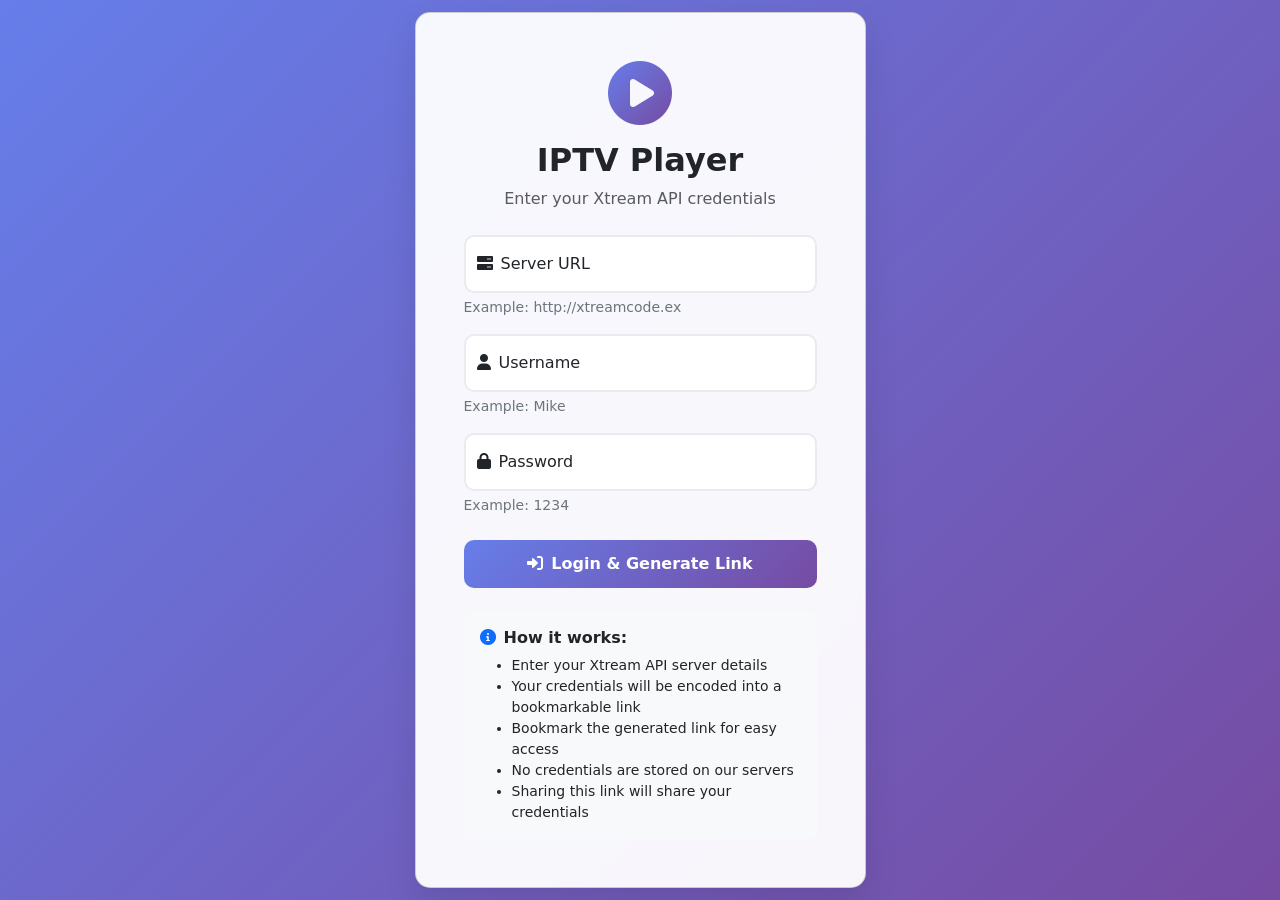
<file: iptvplayer/movies.html>
<!DOCTYPE html>
<html lang="en">
<head>
    <meta charset="UTF-8">
    <meta name="viewport" content="width=device-width, initial-scale=1.0">
    <title>IPTV Player - Movies</title>
    <link href="https://cdn.jsdelivr.net/npm/bootstrap@5.3.0/dist/css/bootstrap.min.css" rel="stylesheet">
    <link href="https://cdnjs.cloudflare.com/ajax/libs/font-awesome/6.0.0/css/all.min.css" rel="stylesheet">
    <style>
        .category-card {
            cursor: pointer;
            transition: transform 0.2s, box-shadow 0.2s;
        }
        .category-card:hover {
            transform: translateY(-2px);
            box-shadow: 0 4px 15px rgba(0,0,0,0.1);
        }
        .movie-item {
            cursor: pointer;
            border-left: 4px solid transparent;
            transition: all 0.3s ease;
            min-height: 120px;
        }
        .movie-item:hover {
            border-left-color: #4834d4;
            background-color: #f8f9fa;
            transform: translateY(-2px);
            box-shadow: 0 4px 15px rgba(0,0,0,0.1);
        }
        .search-input-group {
            box-shadow: 0 2px 10px rgba(0,0,0,0.1);
            border-radius: 0.5rem;
            overflow: hidden;
        }
        .search-input-group .form-control {
            border: none;
            box-shadow: none;
        }
        .search-input-group .input-group-text {
            background: white;
            border: none;
            color: #6c757d;
        }
        .search-input-group .btn-primary {
            background: linear-gradient(45deg, #4834d4, #686de0);
            border: none;
            transition: all 0.2s;
        }
        .search-input-group .btn-primary:hover {
            background: linear-gradient(45deg, #3729b8, #5a61d1);
            transform: translateY(-1px);
        }
        .search-input-group .btn-primary:focus {
            box-shadow: 0 0 0 0.2rem rgba(72, 52, 212, 0.25);
        }
        .all-categories-card {
            border: 2px solid #4834d4;
            background: rgba(72, 52, 212, 0.05);
        }
        .all-categories-card:hover {
            border-color: #3729b8;
            background: rgba(72, 52, 212, 0.1);
            transform: translateY(-2px);
        }
        .all-categories-card .card-title {
            color: #4834d4;
        }
        .movie-poster-thumb {
            transition: transform 0.2s;
        }
        .movie-item:hover .movie-poster-thumb {
            transform: scale(1.05);
        }
        .sort-control {
            box-shadow: 0 2px 8px rgba(0,0,0,0.1);
            border: 1px solid #e3e6f0;
            border-radius: 0.5rem;
            transition: all 0.2s;
        }
        .sort-control:focus {
            border-color: #4834d4;
            box-shadow: 0 0 0 0.2rem rgba(72, 52, 212, 0.25);
        }
        .loading {
            display: none;
        }
        .breadcrumb-nav {
            background: #e9ecef;
            padding: 1rem;
            border-radius: 0.375rem;
            margin-bottom: 1rem;
        }
        .page-header {
            background: linear-gradient(135deg, #4834d4 0%, #686de0 100%);
            color: white;
            padding: 2rem 0;
        }
        .btn-primary {
            background: linear-gradient(45deg, #e50914, #b2070f);
            border: none;
            box-shadow: 0 4px 15px rgba(229, 9, 20, 0.3);
            transition: all 0.3s ease;
        }
        .btn-primary:hover {
            background: linear-gradient(45deg, #b2070f, #8a0509);
            box-shadow: 0 6px 20px rgba(229, 9, 20, 0.4);
            transform: translateY(-2px);
        }
        @media (max-width: 991.98px) {
            .search-input-group {
                margin-bottom: 1rem;
            }
        }
        @media (max-width: 600px) {
            .home-text {
                display: none;
            }
        }
    </style>
</head>
<body>
    <!-- Header -->
    <div class="page-header">
        <div class="container">
            <div class="d-flex justify-content-between align-items-center">
                <div>
                    <h1 class="mb-0">
                        <i class="fas fa-film me-2"></i>Movies
                    </h1>
                    <p class="mb-0 opacity-75">Browse and watch movies on demand</p>
                </div>
                <div>
                    <button class="btn btn-outline-light" onclick="goHome()">
                        <i class="fas fa-home me-1"></i><span class="home-text">Home</span>
                    </button>
                </div>
            </div>
        </div>
    </div>

    <div class="container mt-4">
        <!-- Breadcrumb navigation (always at top) -->
        <div id="breadcrumb" class="breadcrumb-nav" style="display: none;">
            <nav aria-label="breadcrumb">
                <ol class="breadcrumb mb-0">
                    <li class="breadcrumb-item"><a href="#" onclick="goHome()">Home</a></li>
                    <li id="breadcrumb-movies" class="breadcrumb-item"><a href="#" onclick="showCategories()">Movies</a></li>
                    <li id="breadcrumb-category" class="breadcrumb-item active"></li>
                </ol>
            </nav>
        </div>
        
        <!-- Main page breadcrumb (when showing categories) -->
        <div id="main-breadcrumb" class="breadcrumb-nav" style="display: none;">
            <nav aria-label="breadcrumb">
                <ol class="breadcrumb mb-0">
                    <li class="breadcrumb-item"><a href="#" onclick="goHome()">Home</a></li>
                    <li class="breadcrumb-item active">Movies</li>
                </ol>
            </nav>
        </div>

        <!-- Movie details breadcrumb -->
        <div id="movie-breadcrumb" class="breadcrumb-nav" style="display: none;">
            <nav aria-label="breadcrumb">
                <ol class="breadcrumb mb-0">
                    <li class="breadcrumb-item"><a href="#" onclick="goHome()">Home</a></li>
                    <li class="breadcrumb-item"><a href="#" onclick="showCategories()">Movies</a></li>
                    <li id="breadcrumb-movie-category" class="breadcrumb-item"><a href="#" onclick="goBackToMovies()"></a></li>
                    <li id="breadcrumb-movie-name" class="breadcrumb-item active"></li>
                </ol>
            </nav>
        </div>

        <!-- Loading indicator -->
        <div id="loading" class="loading text-center">
            <div class="spinner-border text-primary" role="status">
                <span class="visually-hidden">Loading...</span>
            </div>
            <p class="mt-2" id="loading-text">Loading...</p>
        </div>
        

        <!-- Categories view -->
        <div id="categories-view" style="display: none;">
            <div class="d-flex justify-content-between align-items-center mb-4">
                <h3 id="categories-title">Movie Categories</h3>
            </div>
            <div id="categories-list" class="row"></div>
        </div>

        <!-- Movies view -->
        <div id="movies-view" style="display: none;">
            <div class="d-flex justify-content-between align-items-center mb-4">
                <h3 id="movies-title">Movies</h3>
            </div>
            
            <!-- Search and Sort Bar -->
            <div class="row mb-4">
                <div class="col-lg-6 mb-3 mb-lg-0">
                    <div class="input-group search-input-group">
                        <span class="input-group-text">
                            <i class="fas fa-search"></i>
                        </span>
                        <input type="text" id="movie-search" class="form-control" placeholder="Search movies..." onkeyup="handleSearchKeypress(event)" oninput="handleSearchKeypress(event)">
                        <button class="btn btn-primary" onclick="performSearch()" id="search-btn">
                            <i class="fas fa-search"></i>
                        </button>
                        <button class="btn btn-outline-secondary" onclick="clearSearch()" id="clear-search-btn" style="display: none;">
                            <i class="fas fa-times"></i>
                        </button>
                    </div>
                    <small class="text-muted mt-1 d-block" id="search-results-count"></small>
                </div>
                <div class="col-lg-6">
                    <div class="d-flex align-items-center">
                        <label class="me-2 fw-bold text-muted flex-shrink-0">Sort:</label>
                        <select id="sort-selector" class="form-select sort-control" onchange="handleSortChange()">
                            <option value="title-asc">Title (A-Z)</option>
                            <option value="title-desc">Title (Z-A)</option>
                            <option value="rating-desc">Rating (High to Low)</option>
                            <option value="rating-asc">Rating (Low to High)</option>
                            <option value="year-desc">Release Date (Newest)</option>
                            <option value="year-asc">Release Date (Oldest)</option>
                            <option value="added-desc">Recently Added</option>
                            <option value="added-asc">Oldest Added</option>
                        </select>
                    </div>
                </div>
            </div>
            
            <!-- Movies per page selector -->
            <div class="row mb-3">
                <div class="col-auto">
                    <label class="form-label small text-muted mb-0">Items per page:</label>
                    <select id="items-per-page" class="form-select form-select-sm" onchange="changeItemsPerPage()" style="width: auto;">
                        <option value="25">25</option>
                        <option value="50" selected>50</option>
                        <option value="100">100</option>
                        <option value="200">200</option>
                    </select>
                </div>
                <div class="col text-end">
                    <small class="text-muted" id="pagination-info"></small>
                </div>
            </div>
            
            <div id="movies-list"></div>
            
            <!-- Pagination controls -->
            <div id="pagination-controls" class="mt-4"></div>
        </div>

        <!-- Movie details view -->
        <div id="movie-details" style="display: none;">
            <div class="row mt-4">
                <!-- Poster Column -->
                <div class="col-md-4 col-lg-3 mb-4">
                    <div class="position-relative">
                        <img id="movie-poster" src="" alt="Poster" class="w-100 rounded shadow-lg" style="aspect-ratio: 2/3; object-fit: cover;">
                        <div class="position-absolute top-0 start-0 p-2">
                            <span id="movie-rating-badge" class="badge bg-warning text-dark fs-6">
                                <i class="fas fa-star me-1"></i><span id="movie-rating">0.0</span>
                            </span>
                        </div>
                    </div>
                </div>

                <!-- Details Column -->
                <div class="col-md-8 col-lg-9">
                    <div class="mb-3">
                        <h1 id="movie-detail-title" class="display-5 fw-bold mb-2">Movie Details</h1>
                        <div class="mb-3">
                            <span id="movie-year" class="badge bg-secondary me-2">2024</span>
                            <span id="movie-runtime" class="text-muted me-3">
                                <i class="fas fa-clock me-1"></i>120 min
                            </span>
                            <span id="movie-genre" class="text-muted">Genre</span>
                        </div>
                    </div>

                    <!-- Action Buttons -->
                    <div class="mb-4">
                        <button class="btn btn-primary btn-lg me-2" onclick="playMovie()" id="play-btn">
                            <i class="fas fa-play me-2"></i>Play
                        </button>
                        <button class="btn btn-outline-light me-2" onclick="toggleTrailer()" id="trailer-btn" style="display: none;">
                            <i class="fab fa-youtube me-2"></i>Trailer
                        </button>
                        <button class="btn btn-outline-secondary" onclick="copyMovieUrl()">
                            <i class="fas fa-copy me-1"></i>Copy URL
                        </button>
                    </div>

                    <!-- Plot -->
                    <div class="mb-4">
                        <h5>Synopsis</h5>
                        <p id="movie-plot" class="lead">Loading plot...</p>
                    </div>

                    <!-- Cast & Crew -->
                    <div class="row mb-4" style="background: #f8f9fa; border-radius: 0.5rem; padding: 1.5rem;">
                        <div class="col-md-6">
                            <h6 class="fw-bold mb-2">
                                <i class="fas fa-users me-2 text-primary"></i>Cast
                            </h6>
                            <p id="movie-cast" class="mb-0">Loading cast...</p>
                        </div>
                        <div class="col-md-6">
                            <h6 class="fw-bold mb-2">
                                <i class="fas fa-video me-2 text-success"></i>Director
                            </h6>
                            <p id="movie-director" class="mb-0">Loading director...</p>
                        </div>
                    </div>

                    <!-- Release Info -->
                    <div class="mb-4">
                        <small class="text-muted">
                            <span class="me-3">
                                <i class="fas fa-calendar me-1"></i>
                                Release Date: <span id="movie-release">Unknown</span>
                            </span>
                        </small>
                    </div>
                </div>
            </div>


            <!-- YouTube Trailer (Hidden by default) -->
            <div id="trailer-container" class="mb-4" style="display: none;">
                <div class="ratio ratio-16x9">
                    <iframe id="youtube-trailer" src="" frameborder="0" allowfullscreen></iframe>
                </div>
            </div>

        </div>
    </div>

    <script src="https://cdn.jsdelivr.net/npm/bootstrap@5.3.0/dist/js/bootstrap.bundle.min.js"></script>
    <script src="js/common.js"></script>
    <script src="js/movies.js"></script>
</body>
</html>
</file>
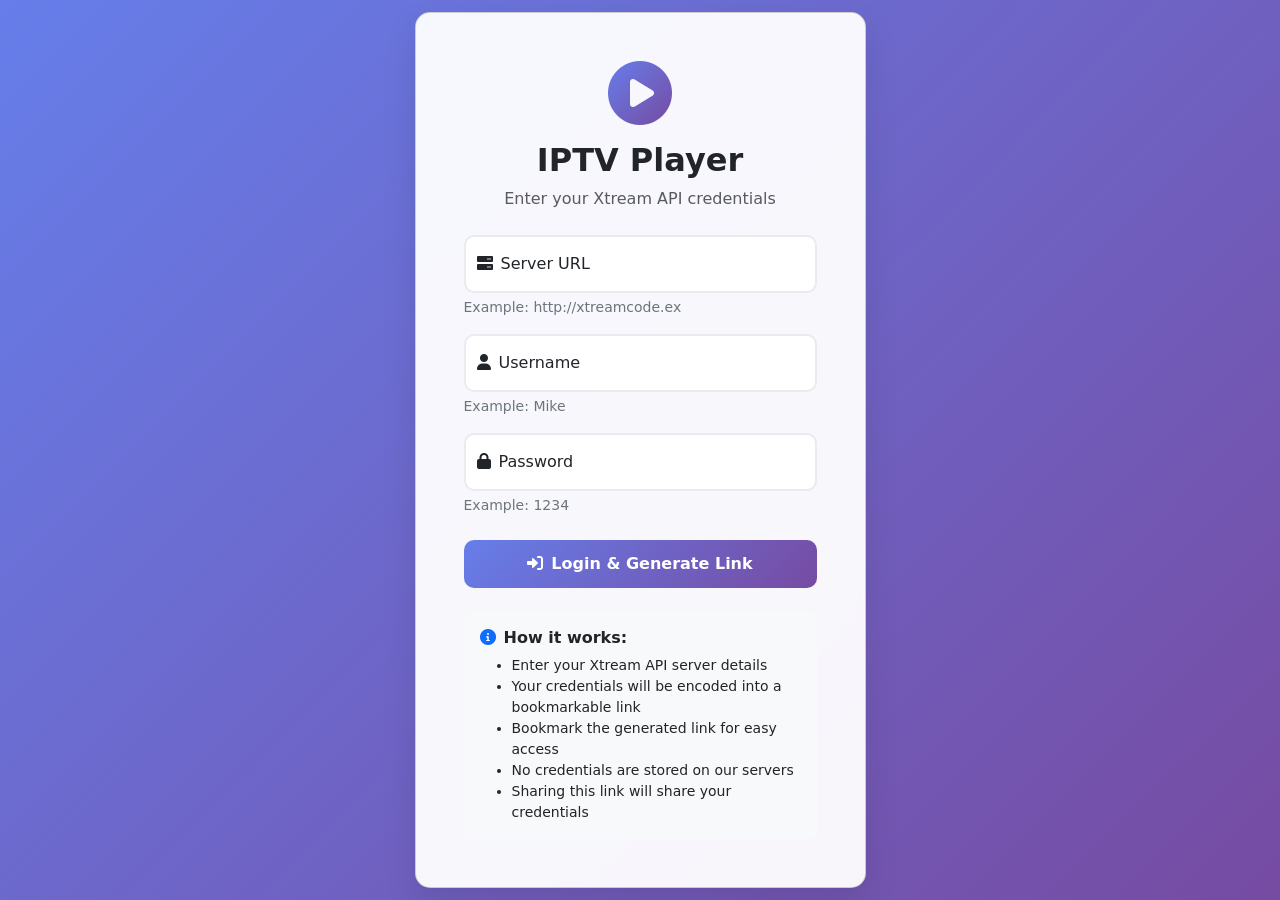
<file: iptvplayer/series.html>
<!DOCTYPE html>
<html lang="en">
<head>
    <meta charset="UTF-8">
    <meta name="viewport" content="width=device-width, initial-scale=1.0">
    <title>IPTV Player - Series</title>
    <link href="https://cdn.jsdelivr.net/npm/bootstrap@5.3.0/dist/css/bootstrap.min.css" rel="stylesheet">
    <link href="https://cdnjs.cloudflare.com/ajax/libs/font-awesome/6.0.0/css/all.min.css" rel="stylesheet">
    <style>
        .category-card {
            cursor: pointer;
            transition: transform 0.2s, box-shadow 0.2s;
        }
        .category-card:hover {
            transform: translateY(-2px);
            box-shadow: 0 4px 15px rgba(0,0,0,0.1);
        }
        .series-item {
            cursor: pointer;
            border-left: 4px solid transparent;
            transition: all 0.3s ease;
            min-height: 120px;
        }
        .series-item:hover {
            border-left-color: #00d2d3;
            background-color: #f8f9fa;
            transform: translateY(-2px);
            box-shadow: 0 4px 15px rgba(0,0,0,0.1);
        }
        .search-input-group {
            box-shadow: 0 2px 10px rgba(0,0,0,0.1);
            border-radius: 0.5rem;
            overflow: hidden;
        }
        .search-input-group .form-control {
            border: none;
            box-shadow: none;
        }
        .search-input-group .input-group-text {
            background: white;
            border: none;
            color: #6c757d;
        }
        .search-input-group .btn-primary {
            background: linear-gradient(45deg, #00d2d3, #01a3a4);
            border: none;
            transition: all 0.2s;
        }
        .search-input-group .btn-primary:hover {
            background: linear-gradient(45deg, #01a3a4, #028485);
            transform: translateY(-1px);
        }
        .search-input-group .btn-primary:focus {
            box-shadow: 0 0 0 0.2rem rgba(0, 210, 211, 0.25);
        }
        .all-categories-card {
            border: 2px solid #00d2d3;
            background: rgba(0, 210, 211, 0.05);
        }
        .all-categories-card:hover {
            border-color: #01a3a4;
            background: rgba(0, 210, 211, 0.1);
            transform: translateY(-2px);
        }
        .all-categories-card .card-title {
            color: #00d2d3;
        }
        .series-poster-thumb {
            transition: transform 0.2s;
        }
        .series-item:hover .series-poster-thumb {
            transform: scale(1.05);
        }
        .sort-control {
            box-shadow: 0 2px 8px rgba(0,0,0,0.1);
            border: 1px solid #e3e6f0;
            border-radius: 0.5rem;
            transition: all 0.2s;
        }
        .sort-control:focus {
            border-color: #00d2d3;
            box-shadow: 0 0 0 0.2rem rgba(0, 210, 211, 0.25);
        }
        .loading {
            display: none;
        }
        .breadcrumb-nav {
            background: #e9ecef;
            padding: 1rem;
            border-radius: 0.375rem;
            margin-bottom: 1rem;
        }
        
        /* Series Detail Page Styles */
        .season-btn.active {
            background-color: #00d2d3;
            border-color: #00d2d3;
            color: white;
        }
        
        .episode-card {
            transition: all 0.3s ease;
            cursor: pointer;
        }
        
        .episode-card:hover {
            transform: translateY(-2px);
            box-shadow: 0 8px 25px rgba(0,0,0,0.15);
        }
        
        .episode-thumbnail {
            overflow: hidden;
            border-radius: 0.375rem 0 0 0.375rem;
        }
        
        .episode-thumb {
            transition: transform 0.3s ease;
        }
        
        .episode-card:hover .episode-thumb {
            transform: scale(1.05);
        }
        
        .play-overlay {
            position: absolute;
            top: 50%;
            left: 50%;
            transform: translate(-50%, -50%);
            background: rgba(0,0,0,0.8);
            color: white;
            width: 60px;
            height: 60px;
            border-radius: 50%;
            display: flex;
            align-items: center;
            justify-content: center;
            opacity: 0;
            transition: all 0.3s ease;
            cursor: pointer;
            border: 2px solid rgba(255,255,255,0.8);
            font-size: 1.2rem;
        }
        
        .episode-thumbnail:hover .play-overlay {
            opacity: 1;
            transform: translate(-50%, -50%) scale(1.1);
            background: rgba(0,0,0,0.9);
            border-color: white;
        }
        
        .episode-thumbnail {
            cursor: pointer;
        }
        
        .duration-badge {
            position: absolute;
            bottom: 8px;
            right: 8px;
            background: rgba(0,0,0,0.8);
            color: white;
            padding: 2px 6px;
            border-radius: 4px;
            font-size: 0.75rem;
        }
        
        .season-poster {
            border-radius: 0.375rem;
        }
        
        .episodes-grid .episode-card {
            border: none;
            box-shadow: 0 2px 10px rgba(0,0,0,0.1);
        }
        
        .episode-actions {
            display: flex;
            gap: 0.5rem;
            flex-wrap: wrap;
        }
        
        .episode-actions .btn {
            white-space: nowrap;
            font-size: 0.875rem;
        }
        
        @media (max-width: 768px) {
            .episode-actions {
                flex-direction: column;
                gap: 0.25rem;
            }
            
            .episode-actions .btn {
                font-size: 0.8rem;
                padding: 0.25rem 0.5rem;
                min-width: auto;
            }
        }
        
        @media (max-width: 576px) {
            .episode-actions .btn {
                font-size: 0.75rem;
                padding: 0.2rem 0.4rem;
            }
        }
        
        /* Video player styles */
        #video-container {
            background: linear-gradient(135deg, #f8f9fa 0%, #e9ecef 100%);
            border-radius: 0.5rem;
            padding: 1.5rem;
        }
        
        #now-playing-title {
            color: #495057;
            margin-bottom: 1rem;
        }
        .page-header {
            background: linear-gradient(135deg, #00d2d3 0%, #01a3a4 100%);
            color: white;
            padding: 2rem 0;
        }
        .series-card-backdrop {
            background-size: cover;
            background-position: center;
            position: relative;
        }
        .series-card-backdrop::before {
            content: '';
            position: absolute;
            top: 0;
            left: 0;
            right: 0;
            bottom: 0;
            background: linear-gradient(45deg, rgba(0, 210, 211, 0.8), rgba(1, 163, 164, 0.8));
        }
        .series-card-content {
            position: relative;
            z-index: 1;
        }
        @media (max-width: 991.98px) {
            .search-input-group {
                margin-bottom: 1rem;
            }
        }
        @media (max-width: 600px) {
            .home-text {
                display: none;
            }
        }
    </style>
</head>
<body>
    <!-- Header -->
    <div class="page-header">
        <div class="container">
            <div class="d-flex justify-content-between align-items-center">
                <div>
                    <h1 class="mb-0">
                        <i class="fas fa-tv me-2"></i>TV Series
                    </h1>
                    <p class="mb-0 opacity-75">Explore episodes and seasons</p>
                </div>
                <div>
                    <button class="btn btn-outline-light" onclick="goHome()">
                        <i class="fas fa-home me-1"></i><span class="home-text">Home</span>
                    </button>
                </div>
            </div>
        </div>
    </div>

    <div class="container mt-4">
        <!-- Breadcrumb navigation (always at top) -->
        <div id="breadcrumb" class="breadcrumb-nav" style="display: none;">
            <nav aria-label="breadcrumb">
                <ol class="breadcrumb mb-0">
                    <li class="breadcrumb-item"><a href="#" onclick="goHome()">Home</a></li>
                    <li id="breadcrumb-series" class="breadcrumb-item"><a href="#" onclick="showCategories()">Series</a></li>
                    <li id="breadcrumb-category" class="breadcrumb-item active"></li>
                </ol>
            </nav>
        </div>
        
        <!-- Main page breadcrumb (when showing categories) -->
        <div id="main-breadcrumb" class="breadcrumb-nav" style="display: none;">
            <nav aria-label="breadcrumb">
                <ol class="breadcrumb mb-0">
                    <li class="breadcrumb-item"><a href="#" onclick="goHome()">Home</a></li>
                    <li class="breadcrumb-item active">Series</li>
                </ol>
            </nav>
        </div>

        <!-- Series details breadcrumb -->
        <div id="series-breadcrumb" class="breadcrumb-nav" style="display: none;">
            <nav aria-label="breadcrumb">
                <ol class="breadcrumb mb-0">
                    <li class="breadcrumb-item"><a href="#" onclick="goHome()">Home</a></li>
                    <li class="breadcrumb-item"><a href="#" onclick="showCategories()">Series</a></li>
                    <li id="breadcrumb-series-category" class="breadcrumb-item"><a href="#" onclick="goBackToSeries()"></a></li>
                    <li id="breadcrumb-series-name" class="breadcrumb-item active"></li>
                </ol>
            </nav>
        </div>

        <!-- Loading indicator -->
        <div id="loading" class="loading text-center">
            <div class="spinner-border text-info" role="status">
                <span class="visually-hidden">Loading...</span>
            </div>
            <p class="mt-2" id="loading-text">Loading...</p>
        </div>
        

        <!-- Categories view -->
        <div id="categories-view" style="display: none;">
            <div class="d-flex justify-content-between align-items-center mb-4">
                <h3 id="categories-title">Series Categories</h3>
            </div>
            <div id="categories-list" class="row"></div>
        </div>

        <!-- Series view -->
        <div id="series-view" style="display: none;">
            <div class="d-flex justify-content-between align-items-center mb-4">
                <h3 id="series-title">Series</h3>
            </div>
            
            <!-- Search and Sort Bar -->
            <div class="row mb-4">
                <div class="col-lg-6 mb-3 mb-lg-0">
                    <div class="input-group search-input-group">
                        <span class="input-group-text">
                            <i class="fas fa-search"></i>
                        </span>
                        <input type="text" id="series-search" class="form-control" placeholder="Search series..." onkeyup="handleSearchKeypress(event)" oninput="handleSearchKeypress(event)">
                        <button class="btn btn-primary" onclick="performSearch()" id="search-btn">
                            <i class="fas fa-search"></i>
                        </button>
                        <button class="btn btn-outline-secondary" onclick="clearSearch()" id="clear-search-btn" style="display: none;">
                            <i class="fas fa-times"></i>
                        </button>
                    </div>
                    <small class="text-muted mt-1 d-block" id="search-results-count"></small>
                </div>
                <div class="col-lg-6">
                    <div class="d-flex align-items-center">
                        <label class="me-2 fw-bold text-muted flex-shrink-0">Sort:</label>
                        <select id="sort-selector" class="form-select sort-control" onchange="handleSortChange()">
                            <option value="title-asc">Title (A-Z)</option>
                            <option value="title-desc">Title (Z-A)</option>
                            <option value="rating-desc">Rating (High to Low)</option>
                            <option value="rating-asc">Rating (Low to High)</option>
                            <option value="year-desc">Release Date (Newest)</option>
                            <option value="year-asc">Release Date (Oldest)</option>
                            <option value="added-desc">Recently Added</option>
                            <option value="added-asc">Oldest Added</option>
                        </select>
                    </div>
                </div>
            </div>
            
            <!-- Series per page selector -->
            <div class="row mb-3">
                <div class="col-auto">
                    <label class="form-label small text-muted mb-0">Items per page:</label>
                    <select id="items-per-page" class="form-select form-select-sm" onchange="changeItemsPerPage()" style="width: auto;">
                        <option value="25">25</option>
                        <option value="50" selected>50</option>
                        <option value="100">100</option>
                        <option value="200">200</option>
                    </select>
                </div>
                <div class="col text-end">
                    <small class="text-muted" id="pagination-info"></small>
                </div>
            </div>
            
            <div id="series-list"></div>
            
            <!-- Pagination controls -->
            <div id="pagination-controls" class="mt-4"></div>
        </div>

        <!-- Series details view -->
        <div id="series-details" style="display: none;">
            <div class="row mt-4">
                <!-- Poster Column -->
                <div class="col-md-4 col-lg-3 mb-4">
                    <div class="position-relative">
                        <img id="series-poster" src="" alt="Poster" class="w-100 rounded shadow-lg" style="aspect-ratio: 2/3; object-fit: cover;">
                        <div class="position-absolute top-0 start-0 p-2">
                            <span id="series-rating-badge" class="badge bg-warning text-dark fs-6">
                                <i class="fas fa-star me-1"></i><span id="series-rating">0.0</span>
                            </span>
                        </div>
                    </div>
                </div>

                <!-- Details Column -->
                <div class="col-md-8 col-lg-9">
                    <div class="mb-3">
                        <h1 id="series-title" class="display-5 fw-bold mb-2">Series Details</h1>
                        <div class="mb-3">
                            <span id="series-year" class="badge bg-secondary me-2">2024</span>
                            <span id="series-runtime" class="badge bg-info me-2">
                                <i class="fas fa-clock me-1"></i>Runtime Unknown
                            </span>
                            <span id="series-genre" class="text-muted">Genre</span>
                        </div>
                    </div>

                    <!-- Action Buttons -->
                    <div class="mb-4">
                        <button class="btn btn-outline-danger me-2" onclick="toggleTrailer()" id="trailer-btn" style="display: none;">
                            <i class="fab fa-youtube me-2"></i>Trailer
                        </button>
                    </div>

                    <!-- Plot -->
                    <div class="mb-4">
                        <h5>Synopsis</h5>
                        <p id="series-plot" class="lead">Loading plot...</p>
                    </div>

                    <!-- Cast & Crew -->
                    <div class="row mb-4">
                        <div class="col-md-6">
                            <h6 class="fw-bold">
                                <i class="fas fa-users me-2 text-info"></i>Cast
                            </h6>
                            <p id="series-cast" class="mb-2">Loading cast...</p>
                        </div>
                        <div class="col-md-6">
                            <h6 class="fw-bold">
                                <i class="fas fa-video me-2 text-success"></i>Director
                            </h6>
                            <p id="series-director" class="mb-2">Loading director...</p>
                        </div>
                    </div>

                    <!-- Release Info -->
                    <div class="mb-4">
                        <small class="text-muted">
                            <span class="me-3">
                                <i class="fas fa-calendar me-1"></i>
                                Release Date: <span id="series-release">Unknown</span>
                            </span>
                        </small>
                    </div>
                </div>
            </div>

            <!-- YouTube Trailer -->
            <div id="trailer-container" class="mb-4" style="display: none;">
                <div class="ratio ratio-16x9">
                    <iframe id="youtube-trailer" src="" frameborder="0" allowfullscreen></iframe>
                </div>
            </div>


            <!-- Seasons and Episodes -->
            <div id="seasons-container" class="mb-4">
                <!-- Seasons navigation and episodes will be populated by JavaScript -->
            </div>

        </div>
    </div>

    <script src="https://cdn.jsdelivr.net/npm/bootstrap@5.3.0/dist/js/bootstrap.bundle.min.js"></script>
    <script src="js/common.js"></script>
    <script src="js/series.js"></script>
</body>
</html>
</file>
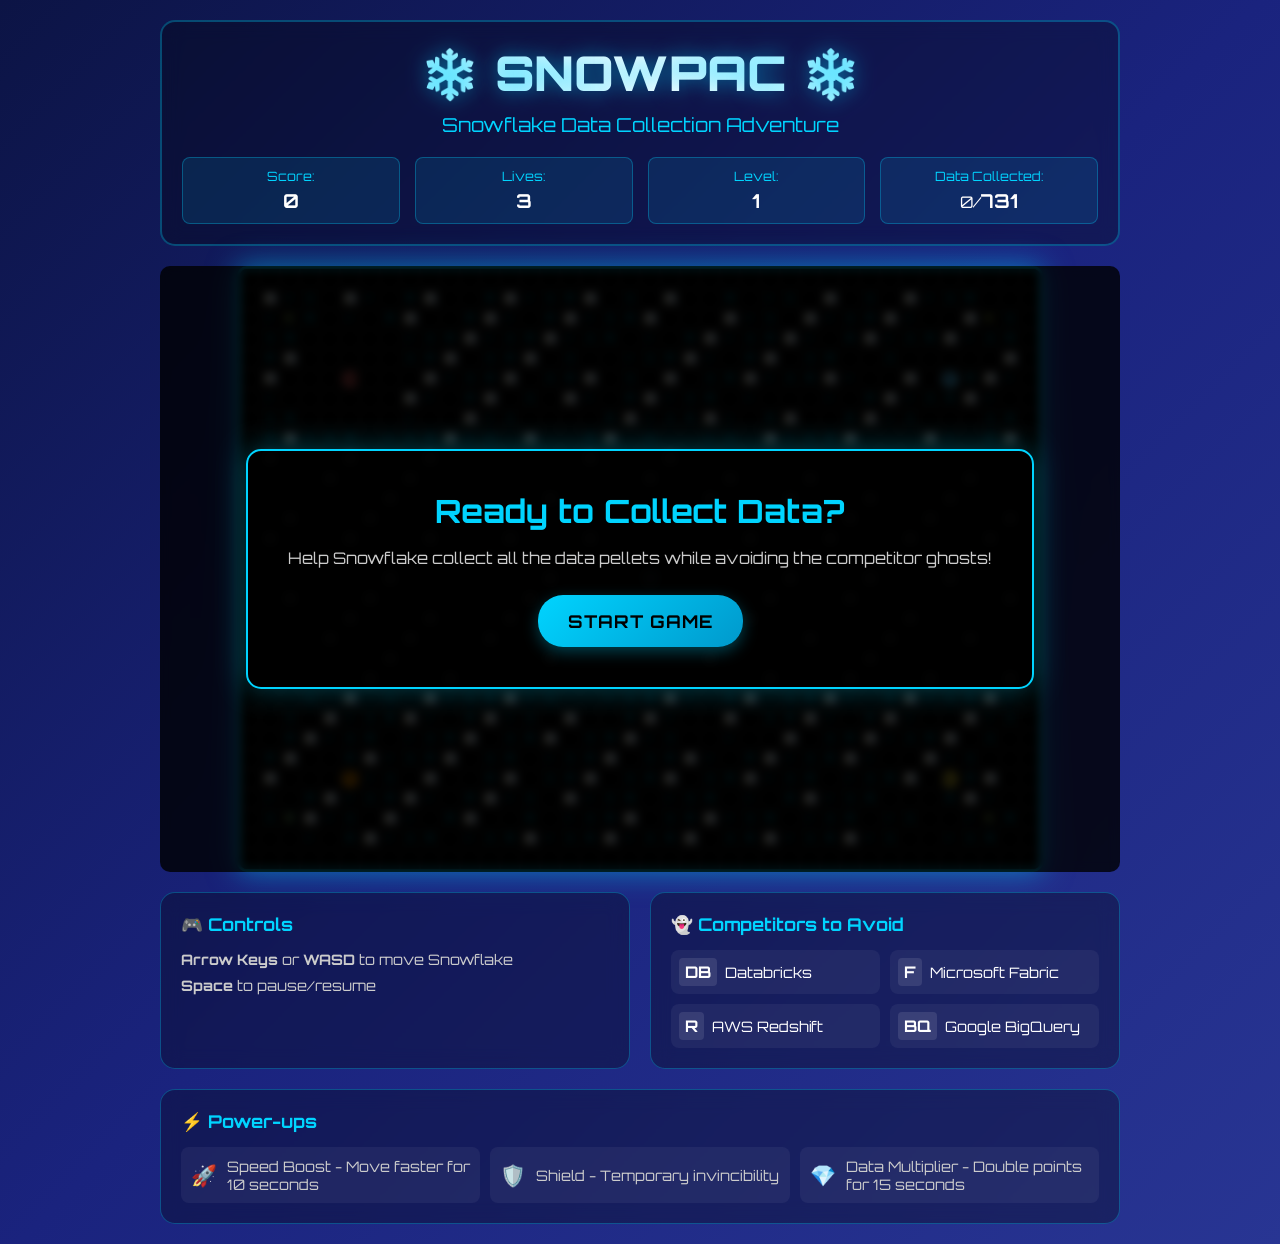
<file: snowflake-game/snowpac.html>
<!DOCTYPE html>
<html lang="en">
<head>
    <meta charset="UTF-8">
    <meta name="viewport" content="width=device-width, initial-scale=1.0">
    <title>SnowPac - Snowflake Data Collection Adventure</title>
    <link rel="stylesheet" href="snowpac-styles.css">
    <link href="https://fonts.googleapis.com/css2?family=Orbitron:wght@400;700;900&display=swap" rel="stylesheet">
</head>
<body>
    <div class="game-container">
        <header class="game-header">
            <h1>❄️ SNOWPAC ❄️</h1>
            <h2>Snowflake Data Collection Adventure</h2>
            <div class="game-stats">
                <div class="stat">
                    <span class="stat-label">Score:</span>
                    <span id="score">0</span>
                </div>
                <div class="stat">
                    <span class="stat-label">Lives:</span>
                    <span id="lives">3</span>
                </div>
                <div class="stat">
                    <span class="stat-label">Level:</span>
                    <span id="level">1</span>
                </div>
                <div class="stat">
                    <span class="stat-label">Data Collected:</span>
                    <span id="data-collected">0</span>/<span id="total-data">0</span>
                </div>
            </div>
        </header>

        <div class="game-board-container">
            <canvas id="gameCanvas" width="800" height="600"></canvas>
            <div class="game-overlay" id="gameOverlay">
                <div class="overlay-content">
                    <h2 id="overlayTitle">Ready to Collect Data?</h2>
                    <p id="overlayMessage">Help Snowflake collect all the data pellets while avoiding the competitor ghosts!</p>
                    <button id="startBtn" class="game-btn">Start Game</button>
                    <button id="restartBtn" class="game-btn" style="display: none;">Play Again</button>
                </div>
            </div>
        </div>

        <div class="game-controls">
            <div class="control-instructions">
                <h3>🎮 Controls</h3>
                <p><strong>Arrow Keys</strong> or <strong>WASD</strong> to move Snowflake</p>
                <p><strong>Space</strong> to pause/resume</p>
            </div>
            <div class="competitor-info">
                <h3>👻 Competitors to Avoid</h3>
                <div class="competitor-list">
                    <div class="competitor-item">
                        <span class="competitor-icon">DB</span>
                        <span>Databricks</span>
                    </div>
                    <div class="competitor-item">
                        <span class="competitor-icon">F</span>
                        <span>Microsoft Fabric</span>
                    </div>
                    <div class="competitor-item">
                        <span class="competitor-icon">R</span>
                        <span>AWS Redshift</span>
                    </div>
                    <div class="competitor-item">
                        <span class="competitor-icon">BQ</span>
                        <span>Google BigQuery</span>
                    </div>
                </div>
            </div>
        </div>

        <div class="power-ups">
            <h3>⚡ Power-ups</h3>
            <div class="power-up-list">
                <div class="power-up-item">
                    <span class="power-up-icon">🚀</span>
                    <span>Speed Boost - Move faster for 10 seconds</span>
                </div>
                <div class="power-up-item">
                    <span class="power-up-icon">🛡️</span>
                    <span>Shield - Temporary invincibility</span>
                </div>
                <div class="power-up-item">
                    <span class="power-up-icon">💎</span>
                    <span>Data Multiplier - Double points for 15 seconds</span>
                </div>
            </div>
        </div>
    </div>

    <script src="snowpac-script.js"></script>
</body>
</html>
</file>
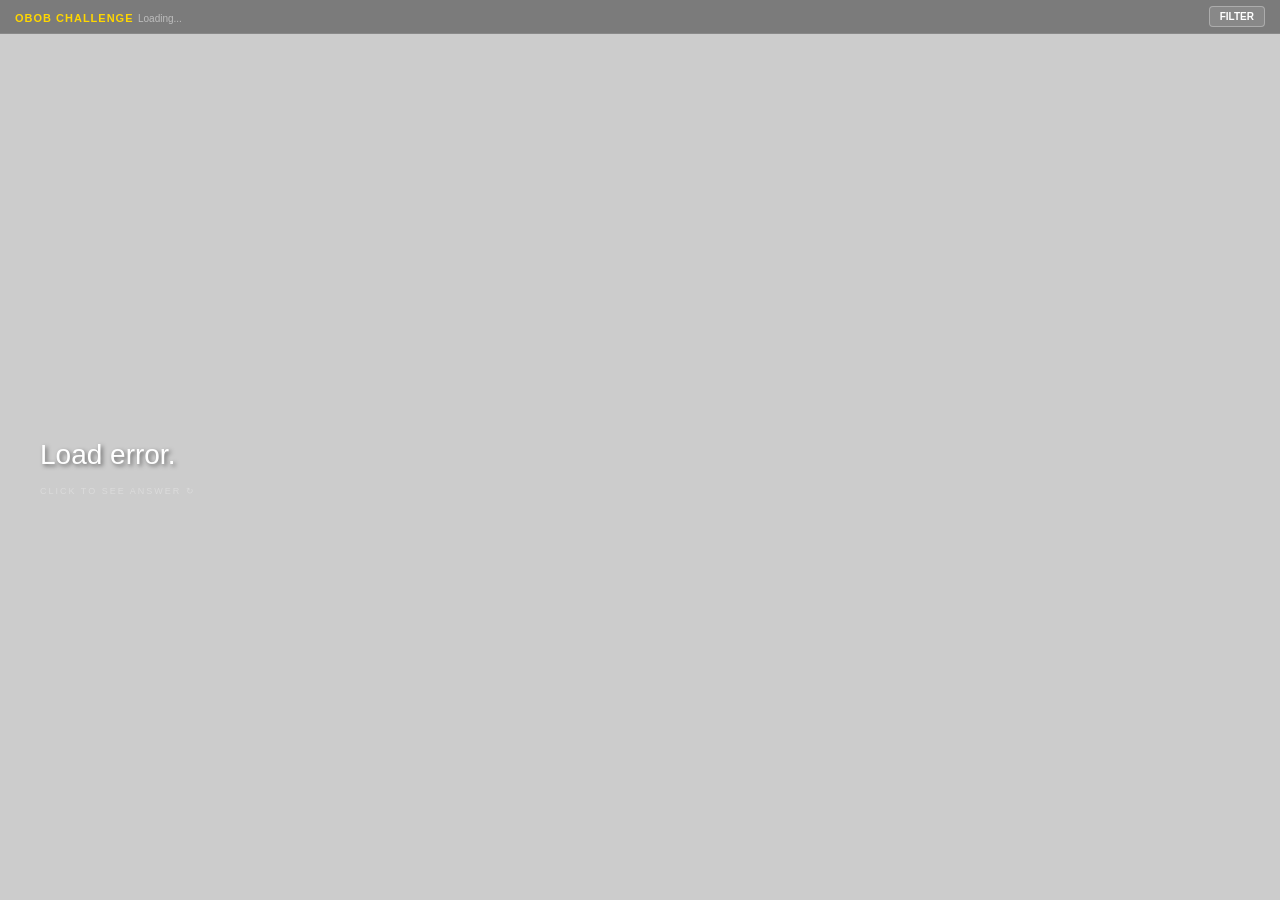
<file: dakboard/obob/widget.html>
<html lang="en">
<head>
<meta charset="UTF-8">
<meta name="viewport" content="width=device-width, initial-scale=1.0">
<title>OBOB Dashboard</title>
<style>
  ::-webkit-scrollbar { width: 0; background: transparent; }
  
  body {
    margin: 0; padding: 0;
    font-family: 'Roboto', sans-serif;
    color: #fff;
    background-color: transparent; 
    overflow: hidden;
    height: 100vh;
  }

  .glass-container {
    background: rgba(0, 0, 0, 0.2);
    height: 100vh;
    display: flex;
    flex-direction: column;
  }

  .header {
    display: flex;
    justify-content: space-between;
    align-items: center;
    padding: 6px 15px;
    background: rgba(0, 0, 0, 0.4);
    border-bottom: 1px solid rgba(255, 255, 255, 0.1);
    flex-shrink: 0;
  }

  .label { font-weight: 700; color: #ffd700; text-transform: uppercase; font-size: 11px; letter-spacing: 1px; }
  .stats { font-size: 10px; color: rgba(255,255,255,0.5); }

  .nav-group { display: flex; gap: 8px; align-items: center; }

  .btn {
    color: #fff;
    text-decoration: none;
    font-size: 10px;
    font-weight: 700;
    text-transform: uppercase;
    border: 1px solid rgba(255, 255, 255, 0.3);
    padding: 4px 10px;
    border-radius: 4px;
    cursor: pointer;
    background: rgba(255, 255, 255, 0.1);
  }

  .btn-back { border-color: #ffd700; color: #ffd700; }
  .btn-reset { border-color: #ffd700; color: #ffd700; }
  .btn-filter-active { background: #4da6ff; color: #000; border-color: #fff; }

  #main-content { flex-grow: 1; position: relative; cursor: pointer; }

  .card-face {
    position: absolute;
    top: 0; left: 0; right: 0; bottom: 0;
    padding: 20px 40px;
    display: flex;
    flex-direction: column;
    justify-content: center;
  }

  .question-text { font-size: 28px; font-weight: 300; line-height: 1.2; text-shadow: 2px 2px 4px rgba(0,0,0,0.5); }
  .answer-text { font-size: 30px; color: #4da6ff; font-weight: 400; margin-bottom: 8px; }
  .page-ref { color: #ffd700; font-weight: 700; font-size: 14px; margin-left: 10px; }
  
  .click-hint { font-size: 9px; color: rgba(255,255,255,0.3); text-transform: uppercase; letter-spacing: 2px; margin-top: 15px; }

  .hidden { display: none !important; }

  /* Settings View */
  .settings-view {
    position: absolute;
    top: 0; left: 0; right: 0; bottom: 0;
    background: rgba(15, 15, 15, 0.98);
    z-index: 20;
    overflow-y: auto;
    padding: 20px;
  }

  .settings-flex { display: flex; flex-wrap: wrap; gap: 8px; margin-bottom: 20px; }
  .settings-view h4 { width: 100%; margin: 15px 0 8px 0; color: #ffd700; font-size: 12px; text-transform: uppercase; border-bottom: 1px solid rgba(255,255,255,0.1); }
  .setting-item { display: flex; align-items: center; gap: 8px; font-size: 12px; background: rgba(255,255,255,0.08); padding: 5px 12px; border-radius: 20px; }

  .footer-btns { display: flex; gap: 15px; padding-bottom: 30px; }
  .save-btn { background: #2E5A1C; border-color: #ffd700; flex: 1; font-size: 12px; padding: 10px; }

  .fade-in { animation: fadeIn 0.3s ease-out; }
  @keyframes fadeIn { from { opacity: 0; } to { opacity: 1; } }
</style>
</head>
<body>

<div class="glass-container">
  <div class="header">
    <div class="header-info">
      <span class="label">OBOB Challenge</span>
      <span id="stats" class="stats">Loading...</span>
    </div>
    <div class="nav-group">
      <div id="btn-back" class="btn btn-back hidden" onclick="flipBack()">← Back to Q</div>
      
      <div id="btn-clear" class="btn btn-reset hidden" onclick="resetToAll()" title="Clear filter">✕ Clear</div>
      <div id="btn-filter" class="btn" onclick="toggleSettings()">Filter</div>
    </div>
  </div>

  <div id="main-content">
    <div id="question-face" class="card-face fade-in" onclick="flipToAnswer()">
        <div id="q-content" class="question-text">Loading Questions...</div>
        <div class="click-hint">Click to see answer ↻</div>
    </div>

    <div id="answer-face" class="card-face fade-in hidden" onclick="showNextQuestion()">
        <span class="label" style="font-size: 9px; margin-bottom: 5px;">Answer</span>
        <div id="a-content" class="answer-text"></div>
        <div id="a-meta" style="font-style: italic; color: #bbb; font-size: 18px;"></div>
        <div class="click-hint">Click anywhere for Next Question →</div>
    </div>

    <div id="settings-view" class="settings-view hidden">
        <div style="font-size: 11px; color: #aaa; margin-bottom: 10px;">Select books, then click "Apply" below:</div>
        <div class="footer-btns" style="padding-bottom: 0;">
            <div class="btn" onclick="setAllChecks(true)">Select All</div>
            <div class="btn" onclick="setAllChecks(false)">Select None</div>
        </div>
        <div class="settings-flex" id="filter-grid"></div>
        <div class="footer-btns">
            <div class="btn save-btn" onclick="saveFilter()">Apply</div>
            <div class="btn btn-reset" style="padding: 10px;" onclick="resetToAll()">Reset (All Books)</div>
            <div class="btn" style="background:#444; padding: 10px;" onclick="toggleSettings()">Cancel</div>
        </div>
    </div>
  </div>
</div>

<script>
const JSON_URL = 'https://raw.githubusercontent.com/timbenroeck/timbenroeck.github.io/refs/heads/site/dakboard/obob/bob2027_all.json';
let allQuestions = [], filteredDeck = [], currentIndex = 0;
let selectedTypes = ['in-which-book', 'content'], selectedBooks = [];
const FILTER_KEY = 'obob_filter';
const allBookKeys = () => [...new Set(allQuestions.map(q => q.book_key))];

async function init() {
    try {
        const response = await fetch(`${JSON_URL}?t=${new Date().getTime()}`);
        const data = await response.json();
        // Support both the 2025 format (q.book_key) and the 2027 format (q.book.bookKey)
        allQuestions = data.questions
            .map(q => ({ ...q, book_key: q.book_key || q.book?.bookKey || q.book?.book_key }))
            .filter(q => q.book_key);
        const saved = localStorage.getItem(FILTER_KEY);
        if (saved) {
            ({ types: selectedTypes, books: selectedBooks } = JSON.parse(saved));
            // Drop saved books that no longer exist in this data set
            selectedBooks = selectedBooks.filter(bk => allBookKeys().includes(bk));
            if (selectedBooks.length === 0) selectedBooks = allBookKeys();
            applyFilters();
        } else {
            resetToAll();
        }
    } catch (e) { document.getElementById('q-content').innerText = "Load error."; }
}

function resetToAll() {
    selectedBooks = allBookKeys();
    selectedTypes = ['in-which-book', 'content'];
    localStorage.removeItem(FILTER_KEY);
    document.getElementById('settings-view').classList.add('hidden');
    applyFilters();
}

function applyFilters() {
    filteredDeck = allQuestions.filter(q => selectedTypes.includes(q.type) && selectedBooks.includes(q.book_key));
    // Fisher-Yates Shuffle
    for (let i = filteredDeck.length - 1; i > 0; i--) {
        const j = Math.floor(Math.random() * (i + 1));
        [filteredDeck[i], filteredDeck[j]] = [filteredDeck[j], filteredDeck[i]];
    }
    currentIndex = 0;
    updateHeader();
    showNextQuestion();
}

function updateHeader() {
    document.getElementById('stats').innerText = `${selectedBooks.length} Books | ${filteredDeck.length} Qs`;
    const isFiltered = selectedTypes.length < 2 || allBookKeys().some(bk => !selectedBooks.includes(bk));
    document.getElementById('btn-clear').classList.toggle('hidden', !isFiltered);
    document.getElementById('btn-filter').classList.toggle('btn-filter-active', isFiltered);
}

function setAllChecks(checked) {
    document.querySelectorAll('.book-chk').forEach(el => el.checked = checked);
}

function flipToAnswer() {
    document.getElementById('question-face').classList.add('hidden');
    document.getElementById('answer-face').classList.remove('hidden');
    document.getElementById('btn-back').classList.remove('hidden');
}

function flipBack() {
    document.getElementById('answer-face').classList.add('hidden');
    document.getElementById('question-face').classList.remove('hidden');
    document.getElementById('btn-back').classList.add('hidden');
}

function showNextQuestion() {
    if (filteredDeck.length === 0) {
        document.getElementById('q-content').innerText = "No questions match this filter.";
        return;
    }
    if (currentIndex >= filteredDeck.length) currentIndex = 0;
    const item = filteredDeck[currentIndex];
    
    let qText = item.text, aText = "", meta = `Book: ${item.book.title}`;
    const pageRef = item.page ? `<span class="page-ref">pg. ${item.page}</span>` : "";

    if (item.type === 'in-which-book') {
        qText = (qText.toLowerCase().startsWith("in which book") ? "" : "In which book ") + qText;
        aText = `${item.book.title} by ${item.book.author}${pageRef}`;
        meta = "";
    } else {
        qText = `In <i>${item.book.title}</i> by ${item.book.author}, ${qText}`;
        aText = `${item.answer}${pageRef}`;
    }

    document.getElementById('q-content').innerHTML = qText;
    document.getElementById('a-content').innerHTML = aText;
    document.getElementById('a-meta').innerHTML = meta;
    
    // Always return to question face for a new card
    document.getElementById('answer-face').classList.add('hidden');
    document.getElementById('question-face').classList.remove('hidden');
    document.getElementById('btn-back').classList.add('hidden');
    
    currentIndex++;
}

function toggleSettings() {
    const view = document.getElementById('settings-view');
    view.classList.toggle('hidden');
    if (!view.classList.contains('hidden')) {
        const bookKeys = [...new Set(allQuestions.map(q => q.book_key))].sort();
        document.getElementById('filter-grid').innerHTML = `
            <h4>Categories</h4>
            <div class="setting-item"><input type="checkbox" id="type-iwb" ${selectedTypes.includes('in-which-book') ? 'checked' : ''}> IWB</div>
            <div class="setting-item"><input type="checkbox" id="type-con" ${selectedTypes.includes('content') ? 'checked' : ''}> Content</div>
            <h4>Books</h4>
            ${bookKeys.map(bk => `
                <label class="setting-item">
                    <input type="checkbox" class="book-chk" value="${bk}" ${selectedBooks.includes(bk) ? 'checked' : ''}> 
                    ${bk.replace(/-/g, ' ')}
                </label>
            `).join('')}
        `;
    }
}

function saveFilter() {
    const types = [];
    if (document.getElementById('type-iwb').checked) types.push('in-which-book');
    if (document.getElementById('type-con').checked) types.push('content');
    const books = Array.from(document.querySelectorAll('.book-chk:checked')).map(el => el.value);
    
    localStorage.setItem(FILTER_KEY, JSON.stringify({ types, books }));
    selectedTypes = types;
    selectedBooks = books;
    document.getElementById('settings-view').classList.add('hidden');
    applyFilters();
}

init();
// Auto-rotate if answer hasn't been shown
setInterval(() => { if (document.getElementById('answer-face').classList.contains('hidden')) showNextQuestion(); }, 300000);
</script>
</body>
</html>
</file>
<file: styles.css>
/* General Reset & Variables */
* {
  margin: 0;
  padding: 0;
  box-sizing: border-box;
}

:root {
  --bg-color: #0e3b43;
  --card-color: #ffffff;
  --text-color-dark: #312509;
  --text-color-light: #ffffff;
  --accent-color: #a3bbad;
  --font-family: "Inter", sans-serif;
}

/* Body Styling */
body {
  background-color: var(--bg-color);
  font-family: var(--font-family);
  color: var(--text-color-light);
}

/* Main Container */
.container {
  display: flex;
  flex-direction: row;
  justify-content: space-between;
  align-items: center;
  max-width: 1200px;
  margin: 0 auto;
  padding: 2rem;
  gap: 2rem;
}

/* Profile Card */
.profile-card {
  background-color: var(--card-color);
  width: 280px;
  border-radius: 16px;
  padding: 2rem;
  text-align: left;
  /* Left-align text */
  box-shadow: 0 8px 20px rgba(0, 0, 0, 0.15);
}

.profile-image-wrapper {
  width: 180px;
  height: auto;
  border-radius: 12px;
  margin-bottom: 1.25rem;
  overflow: hidden;
  background-color: transparent; /* Remove green background */

}

.profile-image {
  width: 100%;
  background-color: var(--accent-color);
  height: auto;
  object-fit: cover;
}

.profile-name {
  font-size: 1.8rem;
  color: var(--text-color-dark);
  margin-bottom: 0.5rem;
}

.profile-role {
  font-size: 1rem;
  font-weight: 600;
  color: var(--text-color-dark);
  margin-bottom: 1rem;
  opacity: 0.8;
}

.profile-description {
  font-size: 1rem;
  color: var(--text-color-dark);
  margin-bottom: 1.5rem;
  line-height: 1.4;
}

/* Main Content */
.main-content {
  flex: 1;
  padding: 1rem;
}

.title {
  font-size: 2.8rem;
  font-weight: 700;
  line-height: 1.2;
  text-transform: uppercase;
}

.title-highlight {
  color: var(--accent-color);
}

.subtitle {
  font-size: 1.1rem;
  line-height: 1.6;
  max-width: 600px;
  margin-bottom: 2rem;
}

/* Call-to-Action */
.cta {
  margin-top: 2rem;
}

.cta-button {
  display: inline-block;
  background-color: var(--accent-color);
  color: var(--text-color-dark);
  padding: 0.75rem 1.5rem;
  font-size: 1rem;
  font-weight: 600;
  text-decoration: none;
  border-radius: 8px;
  transition: background 0.3s ease;
}

.cta-button:hover {
  background-color: var(--text-color-dark);
  color: var(--text-color-light);
}
/* Footer Styling */
.footer {
  width: 100%; /* Full width to avoid floating issues */
  justify-content: center;
  align-items: center;
  padding: 1.5rem 0;
  margin-top: 2rem; /* Creates spacing between content and footer */
  background-color: var(--card-color);
  border-top: 2px solid var(--accent-color); /* Optional: Adds a subtle separator */
  text-align: center;
}

/* Social Links */
.profile-links {
  display: flex;
  justify-content: center;
  gap: 1.2rem;
}

.profile-links a img {
  width: 32px;
  height: 32px;
  transition: transform 0.2s ease;
}

.profile-links a:hover img {
  transform: scale(1.1);
}

@media (max-width: 900px) {
  body {
    display: flex;
    justify-content: center;
    align-items: center;
    min-height: 100vh;
  }

  .container {
    flex-direction: column;
    align-items: center;
    gap: 1rem;
    width: 90%;
    max-width: 600px;
    padding: 1.5rem;
    flex: 1;
  }

  .profile-card {
    display: flex;
    flex-direction: column;
    align-items: flex-start;
    width: 100%;
    padding: 1rem; /* Reduce inner spacing */
    position: relative;
  }

  .profile-image-wrapper {
    display: none;
    width: 120px;
    height: auto;
    flex-shrink: 0;
    margin-bottom: 0;
  }

  .profile-content {
    flex: 1;
    display: flex;
    flex-direction: column;
  }

  .profile-name {
    font-size: 1.8rem;
    color: var(--text-color-dark);
    margin-bottom: 0.25rem;
  }

  .profile-role {
    font-size: .8rem;
    font-weight: 600;
    color: var(--text-color-dark);
    margin-bottom: 0.75rem;
    opacity: 0.8;
  }

  .profile-description {
    font-size: 1rem;
    color: var(--text-color-dark);
    margin-bottom: 1rem;
    line-height: 1.4;
  }

    /* Social Links */
  .profile-links {
    display: flex;
    justify-content: center;
    gap: .75rem;
    margin-bottom: 0.25rem;
  }


}
</file>
<file: snowflake-game/styles.css>
/* Reset and base styles */
* {
    margin: 0;
    padding: 0;
    box-sizing: border-box;
}

body {
    font-family: 'Inter', -apple-system, BlinkMacSystemFont, 'Segoe UI', Roboto, sans-serif;
    background: linear-gradient(135deg, #667eea 0%, #764ba2 100%);
    min-height: 100vh;
    color: #333;
    line-height: 1.6;
}

.container {
    max-width: 1200px;
    margin: 0 auto;
    padding: 20px;
}

/* Header */
header {
    text-align: center;
    margin-bottom: 30px;
    background: rgba(255, 255, 255, 0.95);
    padding: 30px;
    border-radius: 20px;
    box-shadow: 0 10px 30px rgba(0, 0, 0, 0.1);
    backdrop-filter: blur(10px);
}

header h1 {
    font-size: 3rem;
    font-weight: 700;
    background: linear-gradient(45deg, #00d4ff, #0099cc);
    -webkit-background-clip: text;
    -webkit-text-fill-color: transparent;
    background-clip: text;
    margin-bottom: 10px;
}

header h2 {
    font-size: 1.5rem;
    color: #666;
    margin-bottom: 15px;
}

header p {
    font-size: 1.1rem;
    color: #777;
    max-width: 600px;
    margin: 0 auto;
}

/* Game Stats */
.game-stats {
    display: grid;
    grid-template-columns: 1fr 1fr;
    gap: 20px;
    margin-bottom: 30px;
}

.stat-card {
    background: rgba(255, 255, 255, 0.95);
    padding: 25px;
    border-radius: 15px;
    box-shadow: 0 8px 25px rgba(0, 0, 0, 0.1);
    backdrop-filter: blur(10px);
    text-align: center;
}

.stat-card.snowflake {
    border-left: 5px solid #00d4ff;
}

.stat-card.databricks {
    border-left: 5px solid #ff6b6b;
}

.stat-card h3 {
    font-size: 1.5rem;
    margin-bottom: 15px;
    font-weight: 600;
}

.health-bar {
    width: 100%;
    height: 20px;
    background: #e0e0e0;
    border-radius: 10px;
    overflow: hidden;
    margin-bottom: 10px;
}

.health {
    height: 100%;
    transition: width 0.5s ease;
    border-radius: 10px;
}

.stat-card.snowflake .health {
    background: linear-gradient(90deg, #00d4ff, #0099cc);
}

.stat-card.databricks .health {
    background: linear-gradient(90deg, #ff6b6b, #ff4757);
}

.stat-card p {
    margin: 5px 0;
    font-weight: 500;
}

/* Battle Arena */
.battle-arena {
    display: grid;
    grid-template-columns: 1fr auto 1fr;
    gap: 30px;
    align-items: center;
    margin-bottom: 30px;
    background: rgba(255, 255, 255, 0.95);
    padding: 40px;
    border-radius: 20px;
    box-shadow: 0 10px 30px rgba(0, 0, 0, 0.1);
    backdrop-filter: blur(10px);
}

.character {
    text-align: center;
    padding: 20px;
    border-radius: 15px;
    transition: transform 0.3s ease;
}

.character:hover {
    transform: translateY(-5px);
}

.snowflake-char {
    background: linear-gradient(135deg, #e3f2fd, #bbdefb);
    border: 3px solid #00d4ff;
}

.databricks-char {
    background: linear-gradient(135deg, #ffebee, #ffcdd2);
    border: 3px solid #ff6b6b;
}

.character-sprite {
    font-size: 4rem;
    margin-bottom: 15px;
    animation: float 3s ease-in-out infinite;
}

@keyframes float {
    0%, 100% { transform: translateY(0px); }
    50% { transform: translateY(-10px); }
}

.character h3 {
    font-size: 1.8rem;
    margin-bottom: 15px;
    font-weight: 600;
}

.advantages, .disadvantages {
    display: flex;
    flex-direction: column;
    gap: 8px;
}

.advantage, .disadvantage {
    padding: 8px 12px;
    border-radius: 20px;
    font-size: 0.9rem;
    font-weight: 500;
}

.advantage {
    background: #e8f5e8;
    color: #2e7d32;
    border: 1px solid #4caf50;
}

.disadvantage {
    background: #ffebee;
    color: #c62828;
    border: 1px solid #f44336;
}

.vs {
    font-size: 2rem;
    font-weight: 700;
    color: #666;
    text-align: center;
    background: linear-gradient(45deg, #ff6b6b, #00d4ff);
    -webkit-background-clip: text;
    -webkit-text-fill-color: transparent;
    background-clip: text;
}

/* Action Panel */
.action-panel {
    background: rgba(255, 255, 255, 0.95);
    padding: 30px;
    border-radius: 20px;
    box-shadow: 0 10px 30px rgba(0, 0, 0, 0.1);
    backdrop-filter: blur(10px);
    margin-bottom: 30px;
}

.action-panel h3 {
    text-align: center;
    margin-bottom: 25px;
    font-size: 1.5rem;
    color: #333;
}

.action-buttons {
    display: grid;
    grid-template-columns: repeat(auto-fit, minmax(250px, 1fr));
    gap: 15px;
}

.action-btn {
    background: linear-gradient(135deg, #00d4ff, #0099cc);
    color: white;
    border: none;
    padding: 20px;
    border-radius: 15px;
    font-size: 1rem;
    font-weight: 600;
    cursor: pointer;
    transition: all 0.3s ease;
    box-shadow: 0 5px 15px rgba(0, 212, 255, 0.3);
    position: relative;
    overflow: hidden;
}

.action-btn:hover {
    transform: translateY(-3px);
    box-shadow: 0 8px 25px rgba(0, 212, 255, 0.4);
}

.action-btn:active {
    transform: translateY(-1px);
}

.action-btn small {
    display: block;
    margin-top: 5px;
    opacity: 0.9;
    font-size: 0.85rem;
    font-weight: 400;
}

.action-btn:disabled {
    opacity: 0.6;
    cursor: not-allowed;
    transform: none;
}

/* Battle Log */
.battle-log {
    background: rgba(255, 255, 255, 0.95);
    padding: 25px;
    border-radius: 15px;
    box-shadow: 0 8px 25px rgba(0, 0, 0, 0.1);
    backdrop-filter: blur(10px);
    margin-bottom: 30px;
}

.battle-log h3 {
    margin-bottom: 15px;
    color: #333;
    font-size: 1.3rem;
}

#log-content {
    max-height: 200px;
    overflow-y: auto;
    padding: 15px;
    background: #f8f9fa;
    border-radius: 10px;
    border: 1px solid #e9ecef;
}

#log-content p {
    margin: 8px 0;
    padding: 8px 12px;
    background: white;
    border-radius: 8px;
    border-left: 4px solid #00d4ff;
    box-shadow: 0 2px 5px rgba(0, 0, 0, 0.05);
}

/* Game Controls */
.game-controls {
    display: flex;
    justify-content: center;
    gap: 20px;
    margin-bottom: 30px;
}

.control-btn {
    background: linear-gradient(135deg, #667eea, #764ba2);
    color: white;
    border: none;
    padding: 15px 30px;
    border-radius: 25px;
    font-size: 1rem;
    font-weight: 600;
    cursor: pointer;
    transition: all 0.3s ease;
    box-shadow: 0 5px 15px rgba(102, 126, 234, 0.3);
}

.control-btn:hover {
    transform: translateY(-2px);
    box-shadow: 0 8px 20px rgba(102, 126, 234, 0.4);
}

/* Footer */
footer {
    text-align: center;
    background: rgba(255, 255, 255, 0.95);
    padding: 20px;
    border-radius: 15px;
    box-shadow: 0 5px 15px rgba(0, 0, 0, 0.1);
    backdrop-filter: blur(10px);
}

footer p {
    margin: 5px 0;
    color: #666;
}

footer small {
    color: #999;
}

/* Animations */
@keyframes attack {
    0% { transform: scale(1); }
    50% { transform: scale(1.1); }
    100% { transform: scale(1); }
}

.character.attacking {
    animation: attack 0.5s ease;
}

@keyframes damage {
    0% { transform: translateX(0); }
    25% { transform: translateX(-10px); }
    75% { transform: translateX(10px); }
    100% { transform: translateX(0); }
}

.character.taking-damage {
    animation: damage 0.5s ease;
}

/* Responsive Design */
@media (max-width: 768px) {
    .container {
        padding: 15px;
    }
    
    header h1 {
        font-size: 2rem;
    }
    
    .game-stats {
        grid-template-columns: 1fr;
    }
    
    .battle-arena {
        grid-template-columns: 1fr;
        gap: 20px;
    }
    
    .vs {
        order: -1;
        font-size: 1.5rem;
    }
    
    .action-buttons {
        grid-template-columns: 1fr;
    }
    
    .game-controls {
        flex-direction: column;
        align-items: center;
    }
}

/* Victory/Defeat animations */
@keyframes victory {
    0% { transform: scale(1) rotate(0deg); }
    25% { transform: scale(1.1) rotate(5deg); }
    75% { transform: scale(1.1) rotate(-5deg); }
    100% { transform: scale(1) rotate(0deg); }
}

.character.victory {
    animation: victory 1s ease infinite;
}

@keyframes defeat {
    0% { opacity: 1; }
    50% { opacity: 0.5; }
    100% { opacity: 1; }
}

.character.defeat {
    animation: defeat 1s ease infinite;
}
</file>
<file: snowflake-game/snowpac-styles.css>
/* Reset and base styles */
* {
    margin: 0;
    padding: 0;
    box-sizing: border-box;
}

body {
    font-family: 'Orbitron', monospace;
    background: linear-gradient(135deg, #0c1445 0%, #1a237e 50%, #283593 100%);
    color: #fff;
    min-height: 100vh;
    overflow-x: hidden;
}

.game-container {
    max-width: 1000px;
    margin: 0 auto;
    padding: 20px;
}

/* Header */
.game-header {
    text-align: center;
    margin-bottom: 20px;
    background: rgba(0, 0, 0, 0.3);
    padding: 20px;
    border-radius: 15px;
    backdrop-filter: blur(10px);
    border: 2px solid rgba(0, 212, 255, 0.3);
}

.game-header h1 {
    font-size: 3rem;
    font-weight: 900;
    background: linear-gradient(45deg, #00d4ff, #ffffff, #00d4ff);
    -webkit-background-clip: text;
    -webkit-text-fill-color: transparent;
    background-clip: text;
    margin-bottom: 10px;
    text-shadow: 0 0 20px rgba(0, 212, 255, 0.5);
    animation: glow 2s ease-in-out infinite alternate;
}

@keyframes glow {
    from { filter: drop-shadow(0 0 10px rgba(0, 212, 255, 0.5)); }
    to { filter: drop-shadow(0 0 20px rgba(0, 212, 255, 0.8)); }
}

.game-header h2 {
    font-size: 1.2rem;
    color: #00d4ff;
    margin-bottom: 20px;
    font-weight: 400;
}

.game-stats {
    display: grid;
    grid-template-columns: repeat(auto-fit, minmax(150px, 1fr));
    gap: 15px;
    margin-top: 15px;
}

.stat {
    background: rgba(0, 212, 255, 0.1);
    padding: 10px;
    border-radius: 8px;
    border: 1px solid rgba(0, 212, 255, 0.3);
    text-align: center;
}

.stat-label {
    display: block;
    font-size: 0.8rem;
    color: #00d4ff;
    margin-bottom: 5px;
}

.stat span:last-child {
    font-size: 1.2rem;
    font-weight: 700;
    color: #fff;
}

/* Game Board */
.game-board-container {
    position: relative;
    display: flex;
    justify-content: center;
    margin-bottom: 20px;
}

#gameCanvas {
    border: 3px solid #00d4ff;
    border-radius: 10px;
    background: #000;
    box-shadow: 0 0 30px rgba(0, 212, 255, 0.5);
}

.game-overlay {
    position: absolute;
    top: 0;
    left: 0;
    right: 0;
    bottom: 0;
    background: rgba(0, 0, 0, 0.8);
    display: flex;
    align-items: center;
    justify-content: center;
    border-radius: 10px;
    backdrop-filter: blur(5px);
}

.overlay-content {
    text-align: center;
    background: rgba(0, 0, 0, 0.9);
    padding: 40px;
    border-radius: 15px;
    border: 2px solid #00d4ff;
    box-shadow: 0 0 30px rgba(0, 212, 255, 0.3);
}

.overlay-content h2 {
    font-size: 2rem;
    color: #00d4ff;
    margin-bottom: 15px;
    font-weight: 700;
}

.overlay-content p {
    font-size: 1rem;
    color: #ccc;
    margin-bottom: 25px;
    line-height: 1.5;
}

.game-btn {
    background: linear-gradient(135deg, #00d4ff, #0099cc);
    color: #000;
    border: none;
    padding: 15px 30px;
    border-radius: 25px;
    font-size: 1.1rem;
    font-weight: 700;
    font-family: 'Orbitron', monospace;
    cursor: pointer;
    transition: all 0.3s ease;
    box-shadow: 0 5px 15px rgba(0, 212, 255, 0.3);
    text-transform: uppercase;
    letter-spacing: 1px;
}

.game-btn:hover {
    transform: translateY(-2px);
    box-shadow: 0 8px 25px rgba(0, 212, 255, 0.5);
    background: linear-gradient(135deg, #00e5ff, #00bcd4);
}

.game-btn:active {
    transform: translateY(0);
}

/* Game Controls */
.game-controls {
    display: grid;
    grid-template-columns: 1fr 1fr;
    gap: 20px;
    margin-bottom: 20px;
}

.control-instructions, .competitor-info {
    background: rgba(0, 0, 0, 0.3);
    padding: 20px;
    border-radius: 15px;
    backdrop-filter: blur(10px);
    border: 1px solid rgba(0, 212, 255, 0.3);
}

.control-instructions h3, .competitor-info h3 {
    color: #00d4ff;
    margin-bottom: 15px;
    font-size: 1.1rem;
    font-weight: 700;
}

.control-instructions p {
    margin: 8px 0;
    color: #ccc;
    font-size: 0.9rem;
}

.competitor-list {
    display: grid;
    grid-template-columns: 1fr 1fr;
    gap: 10px;
}

.competitor-item {
    display: flex;
    align-items: center;
    gap: 8px;
    padding: 8px;
    background: rgba(255, 255, 255, 0.05);
    border-radius: 8px;
    font-size: 0.9rem;
}

.competitor-icon {
    font-size: 1rem;
    font-weight: bold;
    background: rgba(255, 255, 255, 0.1);
    padding: 4px 6px;
    border-radius: 4px;
    min-width: 24px;
    text-align: center;
    font-family: 'Orbitron', monospace;
}

/* Power-ups */
.power-ups {
    background: rgba(0, 0, 0, 0.3);
    padding: 20px;
    border-radius: 15px;
    backdrop-filter: blur(10px);
    border: 1px solid rgba(0, 212, 255, 0.3);
}

.power-ups h3 {
    color: #00d4ff;
    margin-bottom: 15px;
    font-size: 1.1rem;
    font-weight: 700;
}

.power-up-list {
    display: grid;
    grid-template-columns: repeat(auto-fit, minmax(250px, 1fr));
    gap: 10px;
}

.power-up-item {
    display: flex;
    align-items: center;
    gap: 10px;
    padding: 10px;
    background: rgba(255, 255, 255, 0.05);
    border-radius: 8px;
    font-size: 0.9rem;
    color: #ccc;
}

.power-up-icon {
    font-size: 1.3rem;
}

/* Responsive Design */
@media (max-width: 768px) {
    .game-container {
        padding: 10px;
    }
    
    .game-header h1 {
        font-size: 2rem;
    }
    
    #gameCanvas {
        width: 100%;
        max-width: 400px;
        height: auto;
    }
    
    .game-stats {
        grid-template-columns: repeat(2, 1fr);
    }
    
    .game-controls {
        grid-template-columns: 1fr;
    }
    
    .competitor-list {
        grid-template-columns: 1fr;
    }
    
    .power-up-list {
        grid-template-columns: 1fr;
    }
}

/* Game animations */
@keyframes pulse {
    0%, 100% { transform: scale(1); }
    50% { transform: scale(1.1); }
}

.pulsing {
    animation: pulse 1s ease-in-out infinite;
}

@keyframes flash {
    0%, 100% { opacity: 1; }
    50% { opacity: 0.3; }
}

.flashing {
    animation: flash 0.5s ease-in-out infinite;
}

/* Score animations */
@keyframes scorePop {
    0% { transform: scale(1); opacity: 1; }
    100% { transform: scale(1.5); opacity: 0; }
}

.score-pop {
    animation: scorePop 0.5s ease-out forwards;
}
</file>
